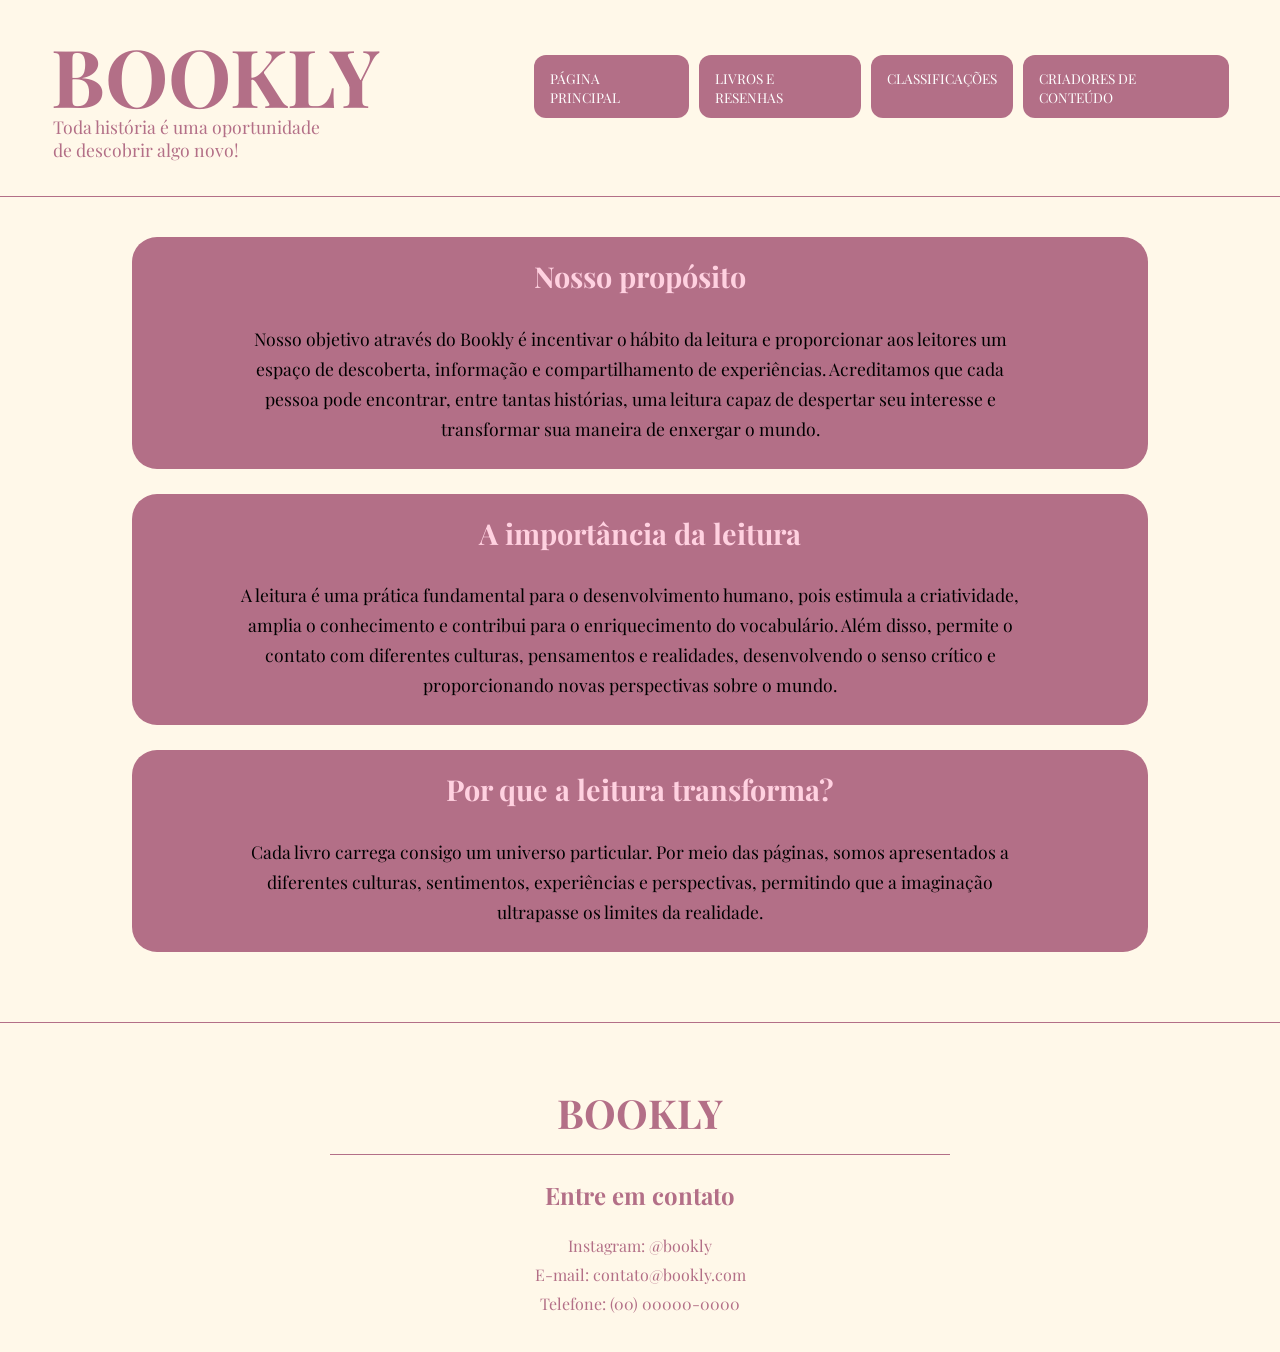
<file: index.html>
<DOCTYPE! html>
    <html lang="pt-br">

    <head>
        <meta charset="UTF-8">
        <title>Principal</title>
        <link rel="stylesheet" type="text/css" href="livros.css">
        <link rel="preconnect" href="https://fonts.googleapis.com">
        <link rel="preconnect" href="https://fonts.gstatic.com" crossorigin>
        <link href="https://fonts.googleapis.com/css2?family=Lora:ital,wght@0,400..700;1,400..700&family=Playfair+Display:ital,wght@0,400..900;1,400..900&display=swap" rel="stylesheet">

    </head>

    <body>
        <header id="inicio">
            <div class="logo">
            <h1>BOOKLY</h1>
            <p>Toda história é uma oportunidade de descobrir algo novo!</p>
            </div>
            <nav id="menu">
                <ol>
                    <li><a href="index.html">Página principal</a></li>
                    <li><a href="resenhas.html">Livros e resenhas</a></li>
                    <li><a href="classificoes.html">Classificações</a></li>
                    <li><a href="criadores.html">Criadores de conteúdo</a></li>
                </ol>
            </nav>
        </header>
        <article id="corpo">
        <div class="card">
           <h2> Nosso propósito </h2> 
           <p>Nosso objetivo através do Bookly é incentivar o hábito da leitura e proporcionar aos leitores um espaço de descoberta, informação
             e compartilhamento de experiências. Acreditamos que cada pessoa pode encontrar, entre tantas histórias,
             uma leitura capaz de despertar seu interesse e transformar sua maneira de enxergar o mundo.</p>
             </div>

             <div class="card">
            <h2>A importância da leitura</h2> 
                <p>A leitura é uma prática fundamental para o desenvolvimento humano, pois estimula a criatividade, 
                amplia o conhecimento e contribui para o enriquecimento do vocabulário. Além disso, permite o contato 
                com diferentes culturas, pensamentos e realidades, desenvolvendo o senso crítico e proporcionando novas
                 perspectivas sobre o mundo.</p>
                 </div>

                 <div class="card">
                <h2>Por que a leitura transforma? </h2>
                <p>Cada livro carrega consigo um universo particular. Por meio das páginas, somos apresentados a diferentes culturas,
                 sentimentos, experiências e perspectivas, permitindo que a imaginação ultrapasse os limites da realidade.</p>
                 </div>
    
        </article>
        <footer id="contato">
            <h2> BOOKLY</h2>
            <hr>
            
            <h3>Entre em contato</h3>
            <p>Instagram: @bookly</p>
            <p>E-mail: contato@bookly.com</p>
            <p>Telefone: (00) 00000-0000</p>
            
            

        </footer>
    </body>

    </html>
</file>
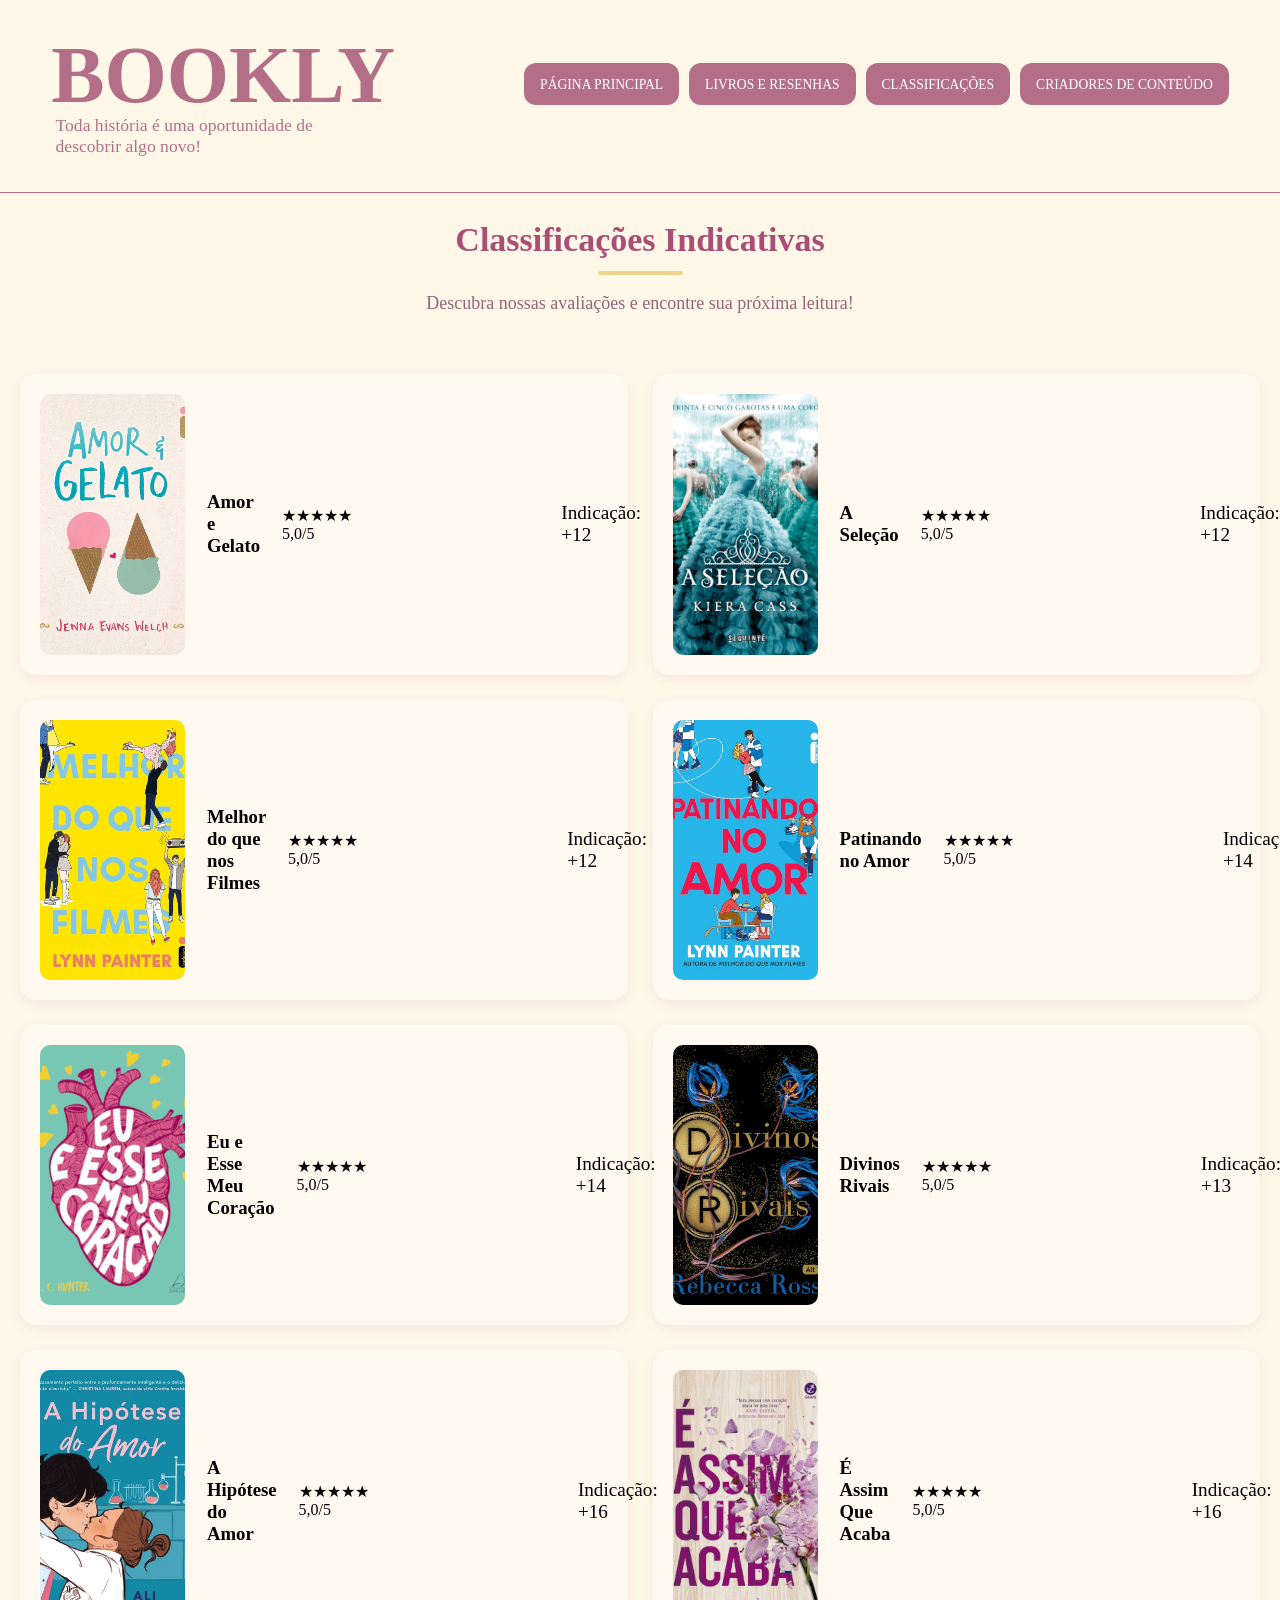
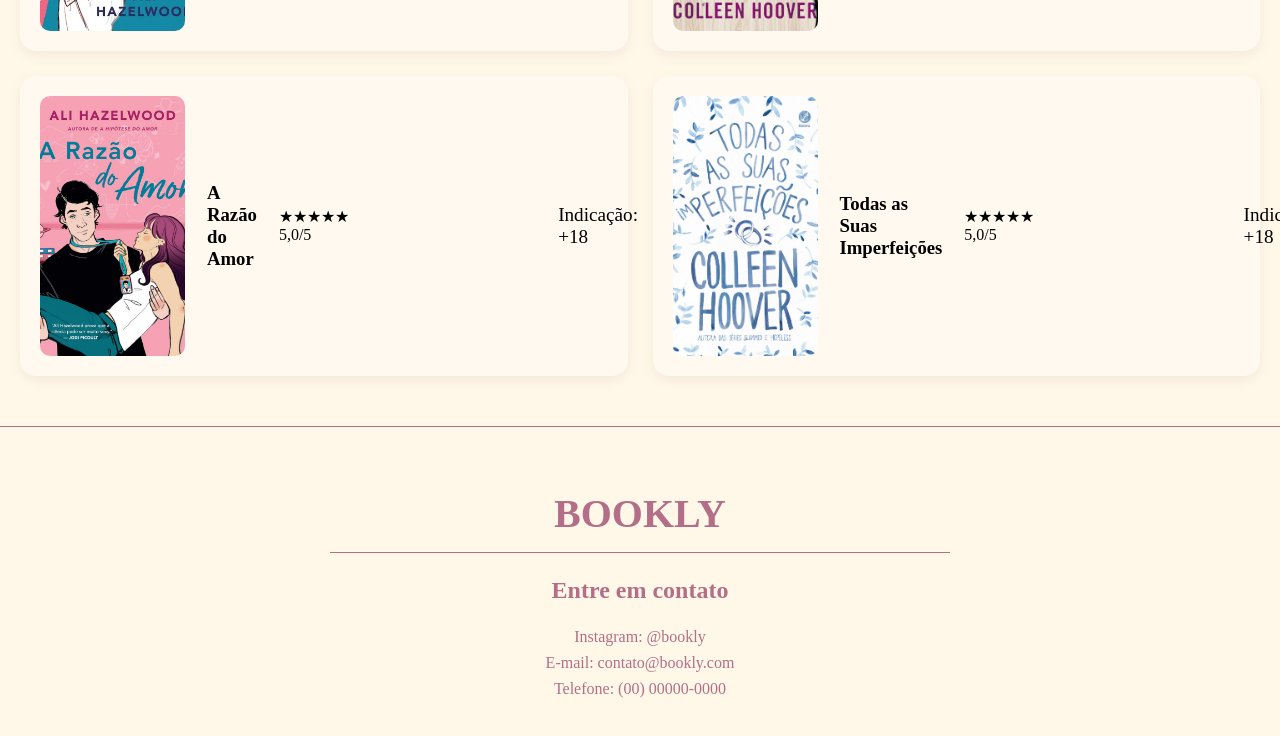
<file: classificoes.html>
<DOCTYPE! html>
    <html lang="pt-br">

    <head>
        <meta charset="UTF-8">
        <title>Livros e Resenhas</title>
        <link rel="stylesheet" type="text/css" href="livros.css">

    </head>

    <body>
        <header id="inicio">
            <div class="logo">
                <h1>BOOKLY</h1>
                <p>Toda história é uma oportunidade de descobrir algo novo!</p>
            </div>
            <nav id="menu">
                <ol>
                    <li><a href="index.html">Página principal</a></li>
                    <li><a href="resenhas.html">Livros e resenhas</a></li>
                    <li><a href="classificoes.html">Classificações</a></li>
                    <li><a href="criadores.html">Criadores de conteúdo</a></li>
                </ol>
            </nav>
        </header>


<article class="classificacoes">

    <h2>Classificações Indicativas</h2>
    <p class="subtitulo">
        Descubra nossas avaliações e encontre sua próxima leitura!
    </p>

    <div class="livros-container">

        <div class="card-livro">
            <div class="imagem-livro">
                <img src="imglivros/capaamoregelato.jpg"
                     alt="Capa de Amor e Gelato"
                     class="capa">
                <img src="imglivros/fanartamoreg.jpg"
                     alt="Personagens de Amor e Gelato"
                     class="fanart">
            </div>
            <h3>Amor e Gelato</h3>
            <div class="avaliacao">
                <span class="estrelas">★★★★★</span>
                <span class="nota">5,0/5</span>
            </div>
            <p>Indicação: +12 </p>
        </div>

        <div class="card-livro">
            <div class="imagem-livro">
                <img src="imglivros/capaaselecao.jpg" alt="Capa de A Seleção" class="capa">
                <img src="imglivros/fanartaselecao.jpg" alt="Personagens de A Seleção" class="fanart">
            </div>
            <h3>A Seleção</h3>
            <div class="avaliacao">
                <span class="estrelas">★★★★★</span>
                <span class="nota">5,0/5</span>
            </div>
            <p>Indicação: +12 </p>
        </div>

        <div class="card-livro">
            <div class="imagem-livro">
                <img src="imglivros/capamelhordoquenosfilmes.jpg" alt="Capa de Melhor do que nos Filmes" class="capa">
                <img src="imglivros/fanartmelhor.jpg" alt="Personagens de Melhor do que nos Filmes" class="fanart">
            </div>
            <h3>Melhor do que nos Filmes</h3>
            <div class="avaliacao">
                <span class="estrelas">★★★★★</span>
                <span class="nota">5,0/5</span>
            </div>
            <p>Indicação: +12 </p>
        </div>

        <div class="card-livro">
            <div class="imagem-livro">
                <img src="imglivros/capapatinandonoamor.jpg" alt="Capa de Patinando no Amor" class="capa">
                <img src="imglivros/fanartpatinando.jpg" alt="Personagens de Patinando no Amor" class="fanart">
            </div>
            <h3>Patinando no Amor</h3>
            <div class="avaliacao">
                <span class="estrelas">★★★★★</span>
                <span class="nota">5,0/5</span>
            </div>
            <p>Indicação: +14 </p>
        </div>

        <div class="card-livro">
            <div class="imagem-livro">
                <img src="imglivros/capaeueessemeucoracao.jpg" alt="Capa de Eu e Esse Meu Coração" class="capa">
                <img src="imglivros/fanartcoracao.jpg" alt="Personagens de Eu e Esse Meu Coração" class="fanart">
            </div>
            <h3>Eu e Esse Meu Coração</h3>
            <div class="avaliacao">
                <span class="estrelas">★★★★★</span>
                <span class="nota">5,0/5</span>
            </div>
            <p>Indicação: +14 </p>
        </div>

        <div class="card-livro">
            <div class="imagem-livro">
                <img src="imglivros/capadivinosrivais.jpg" alt="Capa de Divinos Rivais" class="capa">
                <img src="imglivros/fanartdivino.jpg" alt="Personagens de Divinos Rivais" class="fanart">
            </div>
            <h3>Divinos Rivais</h3>
            <div class="avaliacao">
                <span class="estrelas">★★★★★</span>
                <span class="nota">5,0/5</span>
            </div>
            <p>Indicação: +13 </p>
        </div>

        <div class="card-livro">
            <div class="imagem-livro">
                <img src="imglivros/capaahipotesedoamor.webp" alt="Capa de A Hipótese do Amor" class="capa">
                <img src="imglivros/fanarthipotese.jpg" alt="Personagens de A Hipótese do Amor" class="fanart">
            </div>
            <h3>A Hipótese do Amor</h3>
            <div class="avaliacao">
                <span class="estrelas">★★★★★</span>
                <span class="nota">5,0/5</span>
            </div>
            <p>Indicação: +16 </p>
        </div>

        <div class="card-livro">
            <div class="imagem-livro">
                <img src="imglivros/capaeassimqueacaba.jpg" alt="Capa de É Assim Que Acaba" class="capa">
                <img src="imglivros/fanartacaba.jpg" alt="Personagens de É Assim Que Acaba" class="fanart">
            </div>
            <h3>É Assim Que Acaba</h3>
            <div class="avaliacao">
                <span class="estrelas">★★★★★</span>
                <span class="nota">5,0/5</span>
            </div>
            <p>Indicação: +16 </p>
        </div>

        <div class="card-livro">
            <div class="imagem-livro">
                <img src="imglivros/capaarazaodoamor.jpg" alt="Capa de A Razão do Amor" class="capa">
                <img src="imglivros/fanartrazao.jpg" alt="Personagens de A Razão do Amor" class="fanart">
            </div>
            <h3>A Razão do Amor</h3>
            <div class="avaliacao">
                <span class="estrelas">★★★★★</span>
                <span class="nota">5,0/5</span>
            </div>
            <p>Indicação: +18 </p>
        </div>


        <div class="card-livro">
            <div class="imagem-livro">
                <img src="imglivros/capatodasassuasimperfeicoes.jpg" alt="Capa de Todas as Suas Imperfeições" class="capa">
                <img src="imglivros/fanartimperfeicoes.jpg" alt="Personagens de Todas as Suas Imperfeições" class="fanart">
            </div>
            <h3>Todas as Suas Imperfeições</h3>
            <div class="avaliacao">
                <span class="estrelas">★★★★★</span>
                <span class="nota">5,0/5</span>
            </div>
            <p>Indicação: +18 </p>
        </div>

    </div>
</article>



        <footer id="contato">
            <h2> BOOKLY</h2>
            <hr>

            <h3>Entre em contato</h3>
            <p>Instagram: @bookly</p>
            <p>E-mail: contato@bookly.com</p>
            <p>Telefone: (00) 00000-0000</p>



        </footer>
    </body>

    </html>
</file>
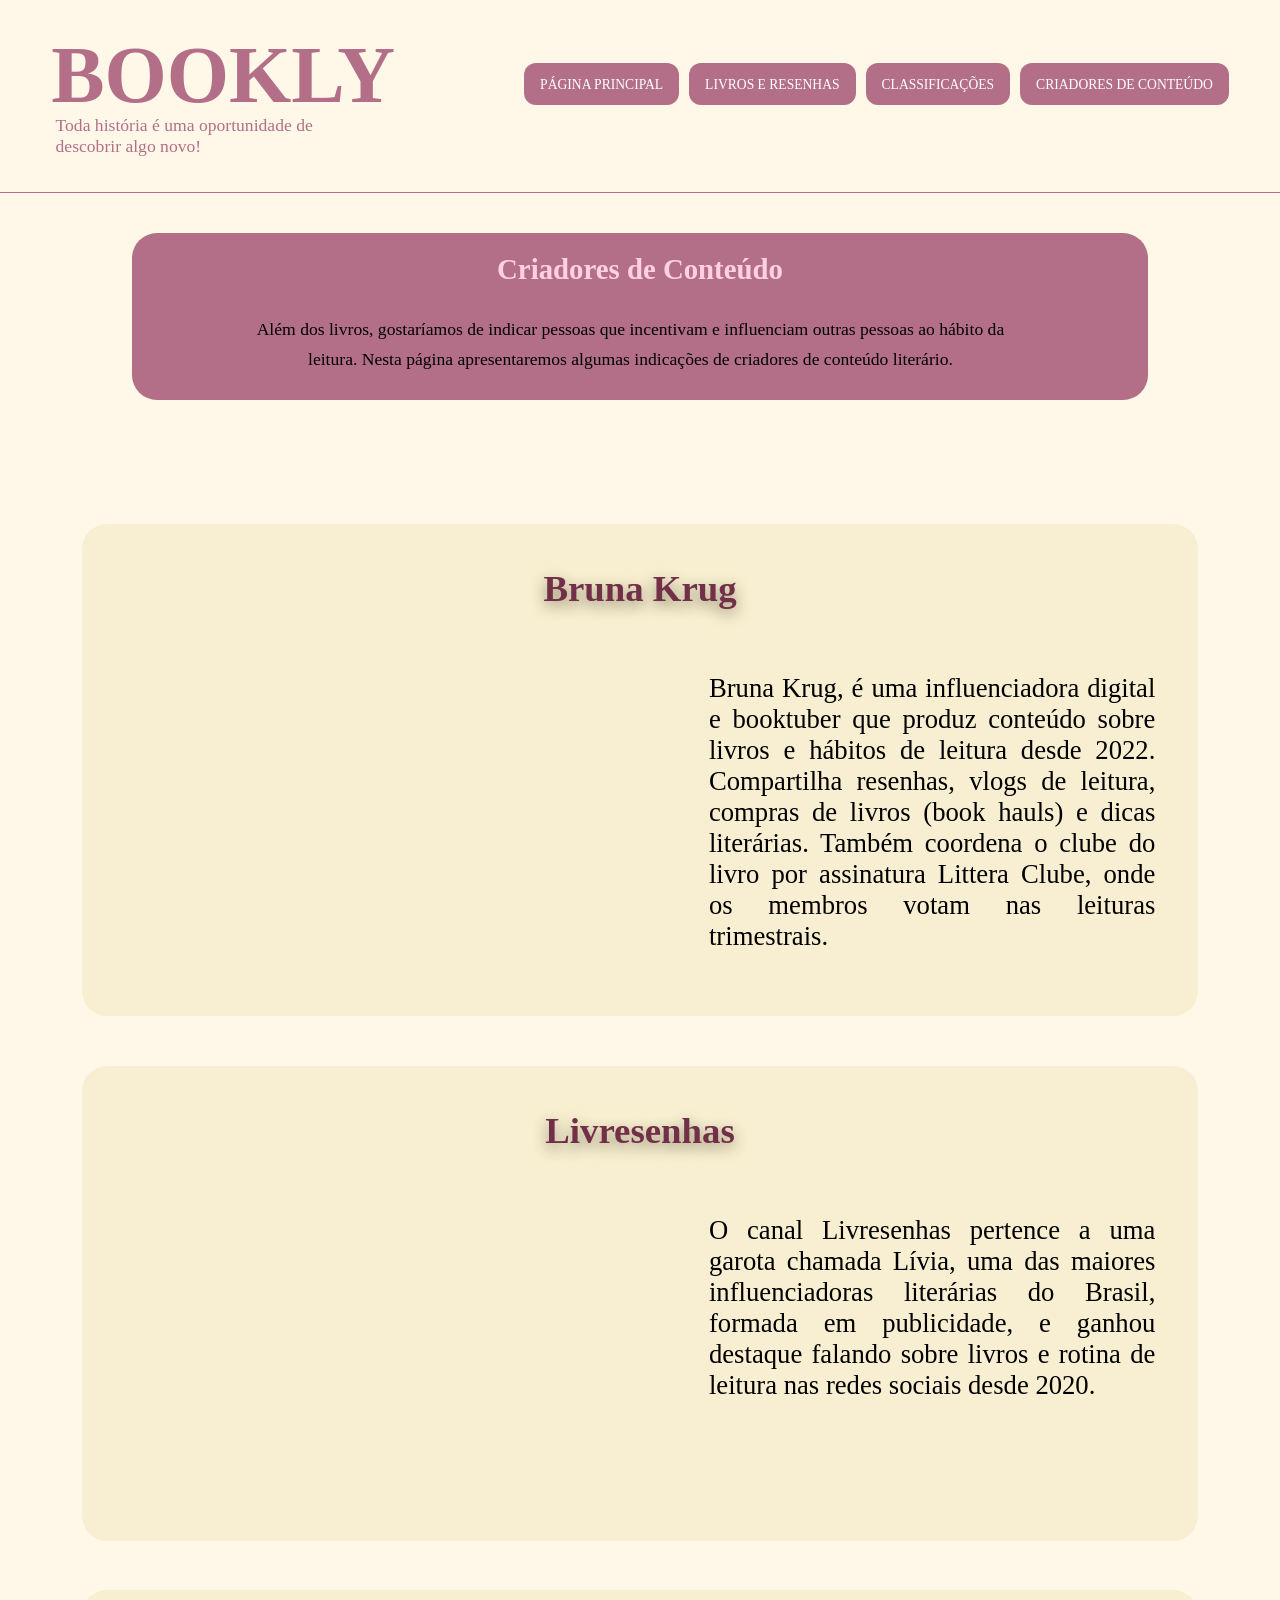
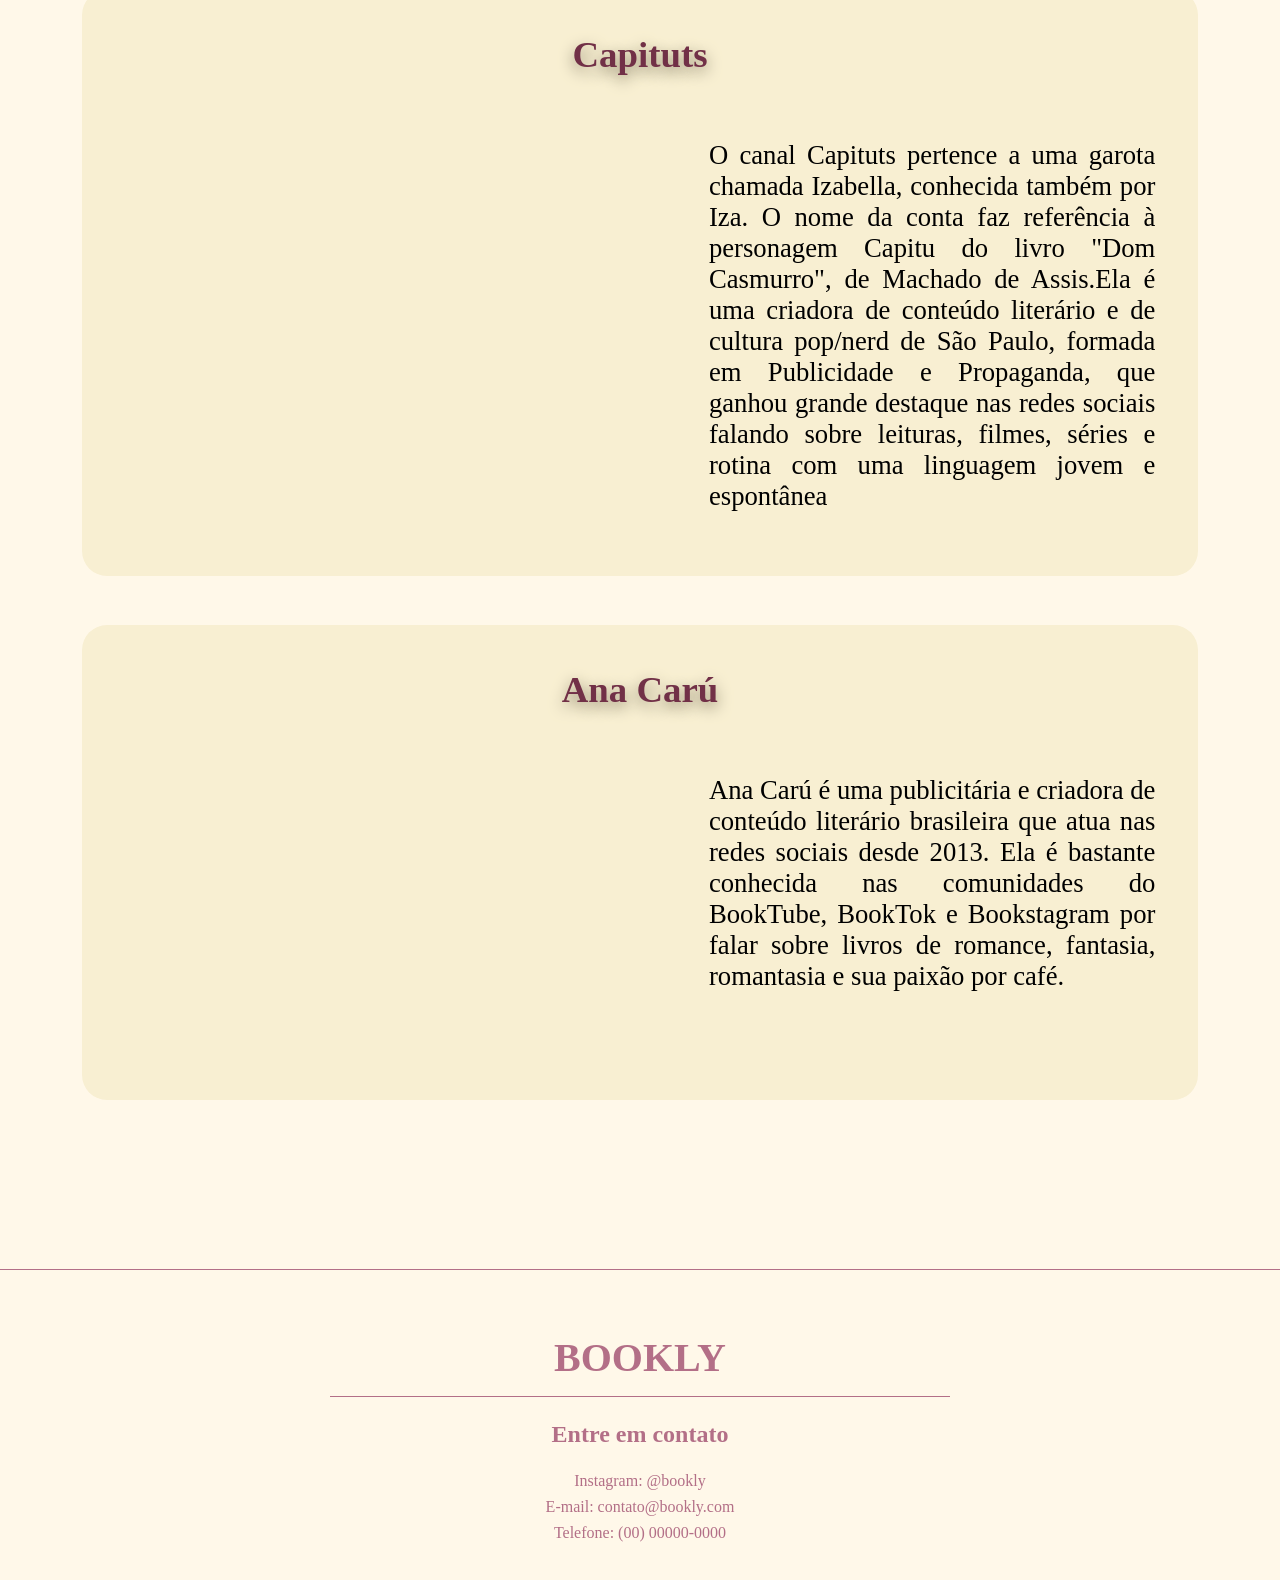
<file: criadores.html>
<DOCTYPE! html>
    <html lang="pt-br">

    <head>
        <meta charset="UTF-8">
        <title>Criadores de Conteúdo</title>
        <link rel="stylesheet" type="text/css" href="livros.css">

    </head>

    <body>
        <header id="inicio">
            <div class="logo">
                <h1>BOOKLY</h1>
                <p>Toda história é uma oportunidade de descobrir algo novo!</p>
            </div>
            <nav id="menu">
                <ol>
                    <li><a href="index.html">Página principal</a></li>
                    <li><a href="resenhas.html">Livros e resenhas</a></li>
                    <li><a href="classificoes.html">Classificações</a></li>
                    <li><a href="criadores.html">Criadores de conteúdo</a></li>
                </ol>
            </nav>
        </header>
        <article id="corpo">
            <div class="card">
                <h2>Criadores de Conteúdo</h2>
                <p>Além dos livros, gostaríamos de indicar pessoas que incentivam e influenciam outras pessoas ao hábito
                    da leitura. Nesta página apresentaremos algumas indicações de criadores de conteúdo literário.</p>
            </div>
            <div class="video">
                <div class="bruna">
                    <h3>Bruna Krug</h3>
                    <iframe width="560" height="315" src="https://www.youtube.com/embed/qMdhG2XME3Q?si=1p_ueCgC3onoL-8g"
                        title="YouTube video player" frameborder="0"
                        allow="accelerometer; autoplay; clipboard-write; encrypted-media; gyroscope; picture-in-picture; web-share"
                        referrerpolicy="strict-origin-when-cross-origin" allowfullscreen></iframe>
                    <p>Bruna Krug, é uma influenciadora digital e booktuber que produz conteúdo sobre livros e
                        hábitos de leitura desde 2022. Compartilha resenhas, vlogs de leitura, compras de livros
                        (book hauls) e dicas literárias. Também coordena o clube do livro por assinatura Littera
                        Clube, onde os membros votam nas leituras trimestrais. </p>
                </div>
                <div class="livre">
                    <h3>Livresenhas</h3>
                    <iframe width="560" height="315" src="https://www.youtube.com/embed/Hv6VyMB5ghM?si=ee0jiyRF1O4cLj9N"
                        title="YouTube video player" frameborder="0"
                        allow="accelerometer; autoplay; clipboard-write; encrypted-media; gyroscope; picture-in-picture; web-share"
                        referrerpolicy="strict-origin-when-cross-origin" allowfullscreen></iframe>
                    <p>O canal Livresenhas pertence a uma garota chamada Lívia, uma das maiores influenciadoras
                        literárias do Brasil, formada em
                        publicidade, e ganhou destaque falando sobre livros e rotina de leitura nas redes sociais desde
                        2020.</p>
                </div>
                <div class="capituts">
                    <h3>Capituts</h3>
                    <iframe width="560" height="315" src="https://www.youtube.com/embed/D5zjSkdm9Vs?si=-7BPtKTB9ZIh3US4"
                        title="YouTube video player" frameborder="0"
                        allow="accelerometer; autoplay; clipboard-write; encrypted-media; gyroscope; picture-in-picture; web-share"
                        referrerpolicy="strict-origin-when-cross-origin" allowfullscreen></iframe>
                    <p>O canal Capituts pertence a uma garota chamada Izabella, conhecida também por Iza. O nome da
                        conta faz referência à personagem Capitu do livro "Dom Casmurro", de Machado de Assis.Ela é uma
                        criadora de conteúdo literário e de cultura pop/nerd de São Paulo, formada em Publicidade e
                        Propaganda, que ganhou grande destaque nas redes sociais falando sobre leituras, filmes, séries
                        e rotina com uma linguagem jovem e espontânea</p>
                </div>
                <div class="anacaru">
                    <h3>Ana Carú</h3>
                    <iframe width="560" height="315" src="https://www.youtube.com/embed/b4gR19-ljN8?si=yi0bdJZokKUioY4d"
                        title="YouTube video player" frameborder="0"
                        allow="accelerometer; autoplay; clipboard-write; encrypted-media; gyroscope; picture-in-picture; web-share"
                        referrerpolicy="strict-origin-when-cross-origin" allowfullscreen></iframe>
                    <p> Ana Carú é uma publicitária e criadora de conteúdo literário brasileira que atua nas
                        redes sociais desde 2013. Ela é bastante conhecida nas comunidades do BookTube, BookTok e
                        Bookstagram por falar sobre livros de romance, fantasia, romantasia e sua paixão por café.</p>
                </div>
            </div>
        </article>
        <footer id="contato">
            <h2> BOOKLY</h2>
            <hr>

            <h3>Entre em contato</h3>
            <p>Instagram: @bookly</p>
            <p>E-mail: contato@bookly.com</p>
            <p>Telefone: (00) 00000-0000</p>



        </footer>
    </body>

    </html>
</file>
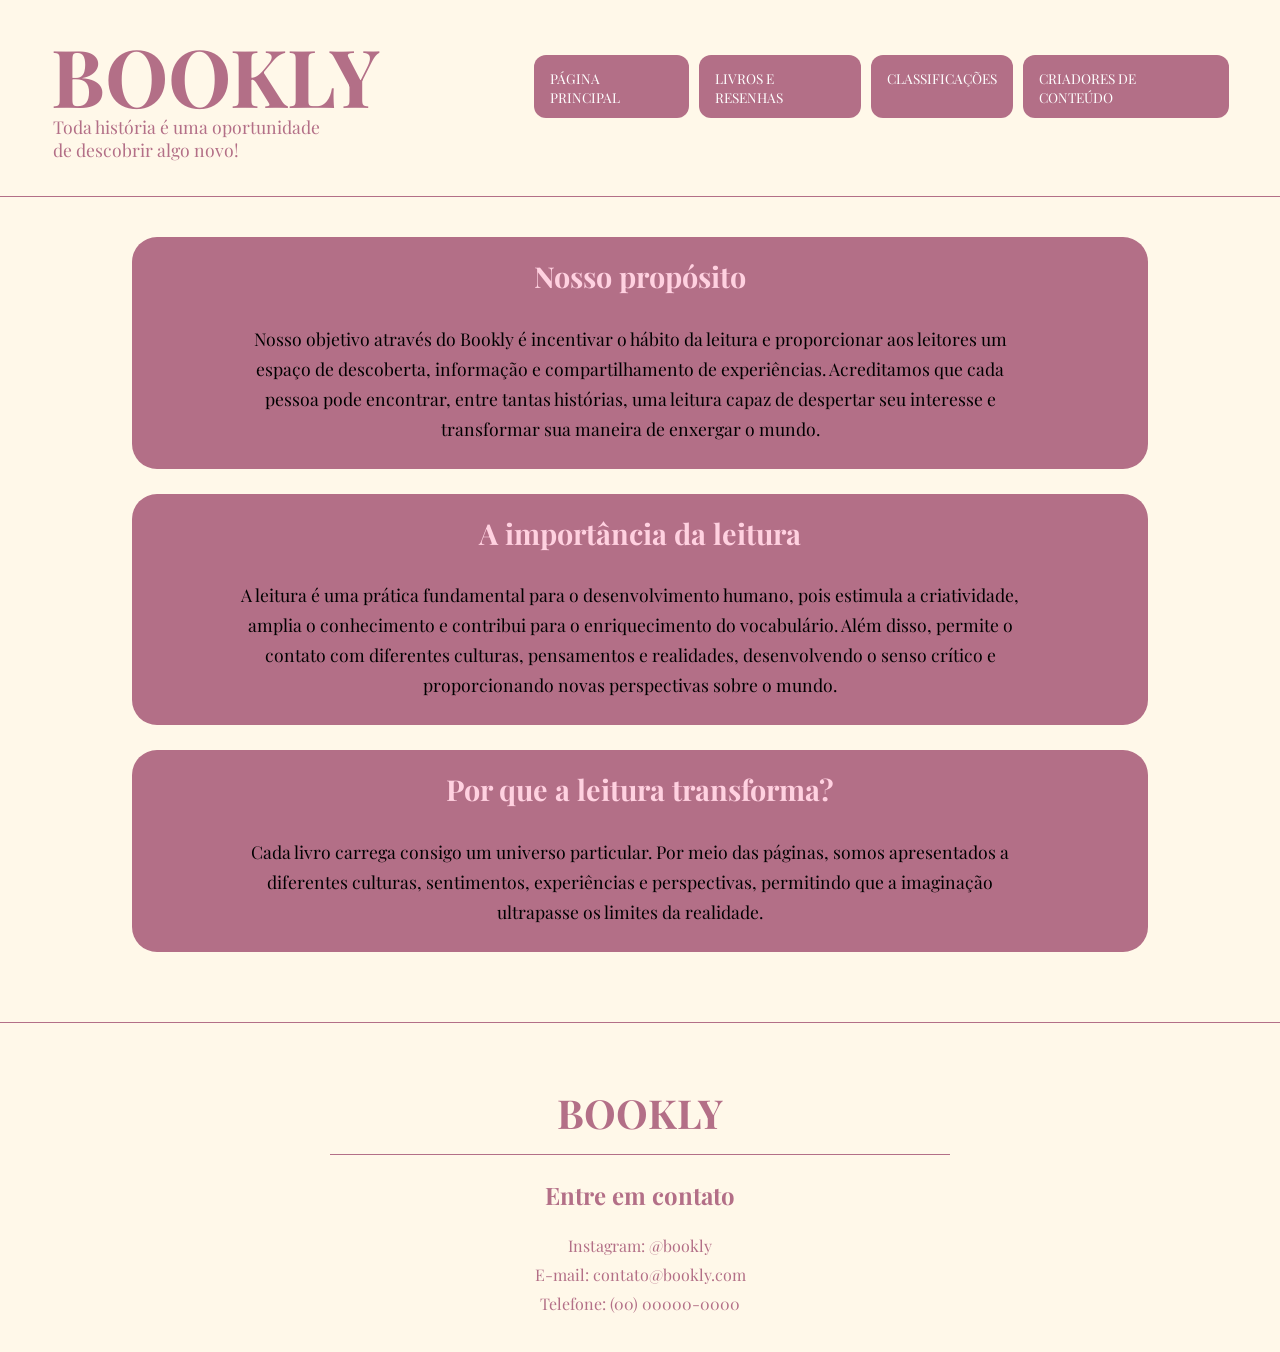
<file: principal.html>
<DOCTYPE! html>
    <html lang="pt-br">

    <head>
        <meta charset="UTF-8">
        <title>Principal</title>
        <link rel="stylesheet" type="text/css" href="livros.css">
        <link rel="preconnect" href="https://fonts.googleapis.com">
        <link rel="preconnect" href="https://fonts.gstatic.com" crossorigin>
        <link href="https://fonts.googleapis.com/css2?family=Lora:ital,wght@0,400..700;1,400..700&family=Playfair+Display:ital,wght@0,400..900;1,400..900&display=swap" rel="stylesheet">

    </head>

    <body>
        <header id="inicio">
            <div class="logo">
            <h1>BOOKLY</h1>
            <p>Toda história é uma oportunidade de descobrir algo novo!</p>
            </div>
            <nav id="menu">
                <ol>
                    <li><a href="principal.html">Página principal</a></li>
                    <li><a href="resenhas.html">Livros e resenhas</a></li>
                    <li><a href="classificoes.html">Classificações</a></li>
                    <li><a href="criadores.html">Criadores de conteúdo</a></li>
                </ol>
            </nav>
        </header>
        <article id="corpo">
        <div class="card">
           <h2> Nosso propósito </h2> 
           <p>Nosso objetivo através do Bookly é incentivar o hábito da leitura e proporcionar aos leitores um espaço de descoberta, informação
             e compartilhamento de experiências. Acreditamos que cada pessoa pode encontrar, entre tantas histórias,
             uma leitura capaz de despertar seu interesse e transformar sua maneira de enxergar o mundo.</p>
             </div>

             <div class="card">
            <h2>A importância da leitura</h2> 
                <p>A leitura é uma prática fundamental para o desenvolvimento humano, pois estimula a criatividade, 
                amplia o conhecimento e contribui para o enriquecimento do vocabulário. Além disso, permite o contato 
                com diferentes culturas, pensamentos e realidades, desenvolvendo o senso crítico e proporcionando novas
                 perspectivas sobre o mundo.</p>
                 </div>

                 <div class="card">
                <h2>Por que a leitura transforma? </h2>
                <p>Cada livro carrega consigo um universo particular. Por meio das páginas, somos apresentados a diferentes culturas,
                 sentimentos, experiências e perspectivas, permitindo que a imaginação ultrapasse os limites da realidade.</p>
                 </div>
    
        </article>
        <footer id="contato">
            <h2> BOOKLY</h2>
            <hr>
            
            <h3>Entre em contato</h3>
            <p>Instagram: @bookly</p>
            <p>E-mail: contato@bookly.com</p>
            <p>Telefone: (00) 00000-0000</p>
            
            

        </footer>
    </body>

    </html>
</file>
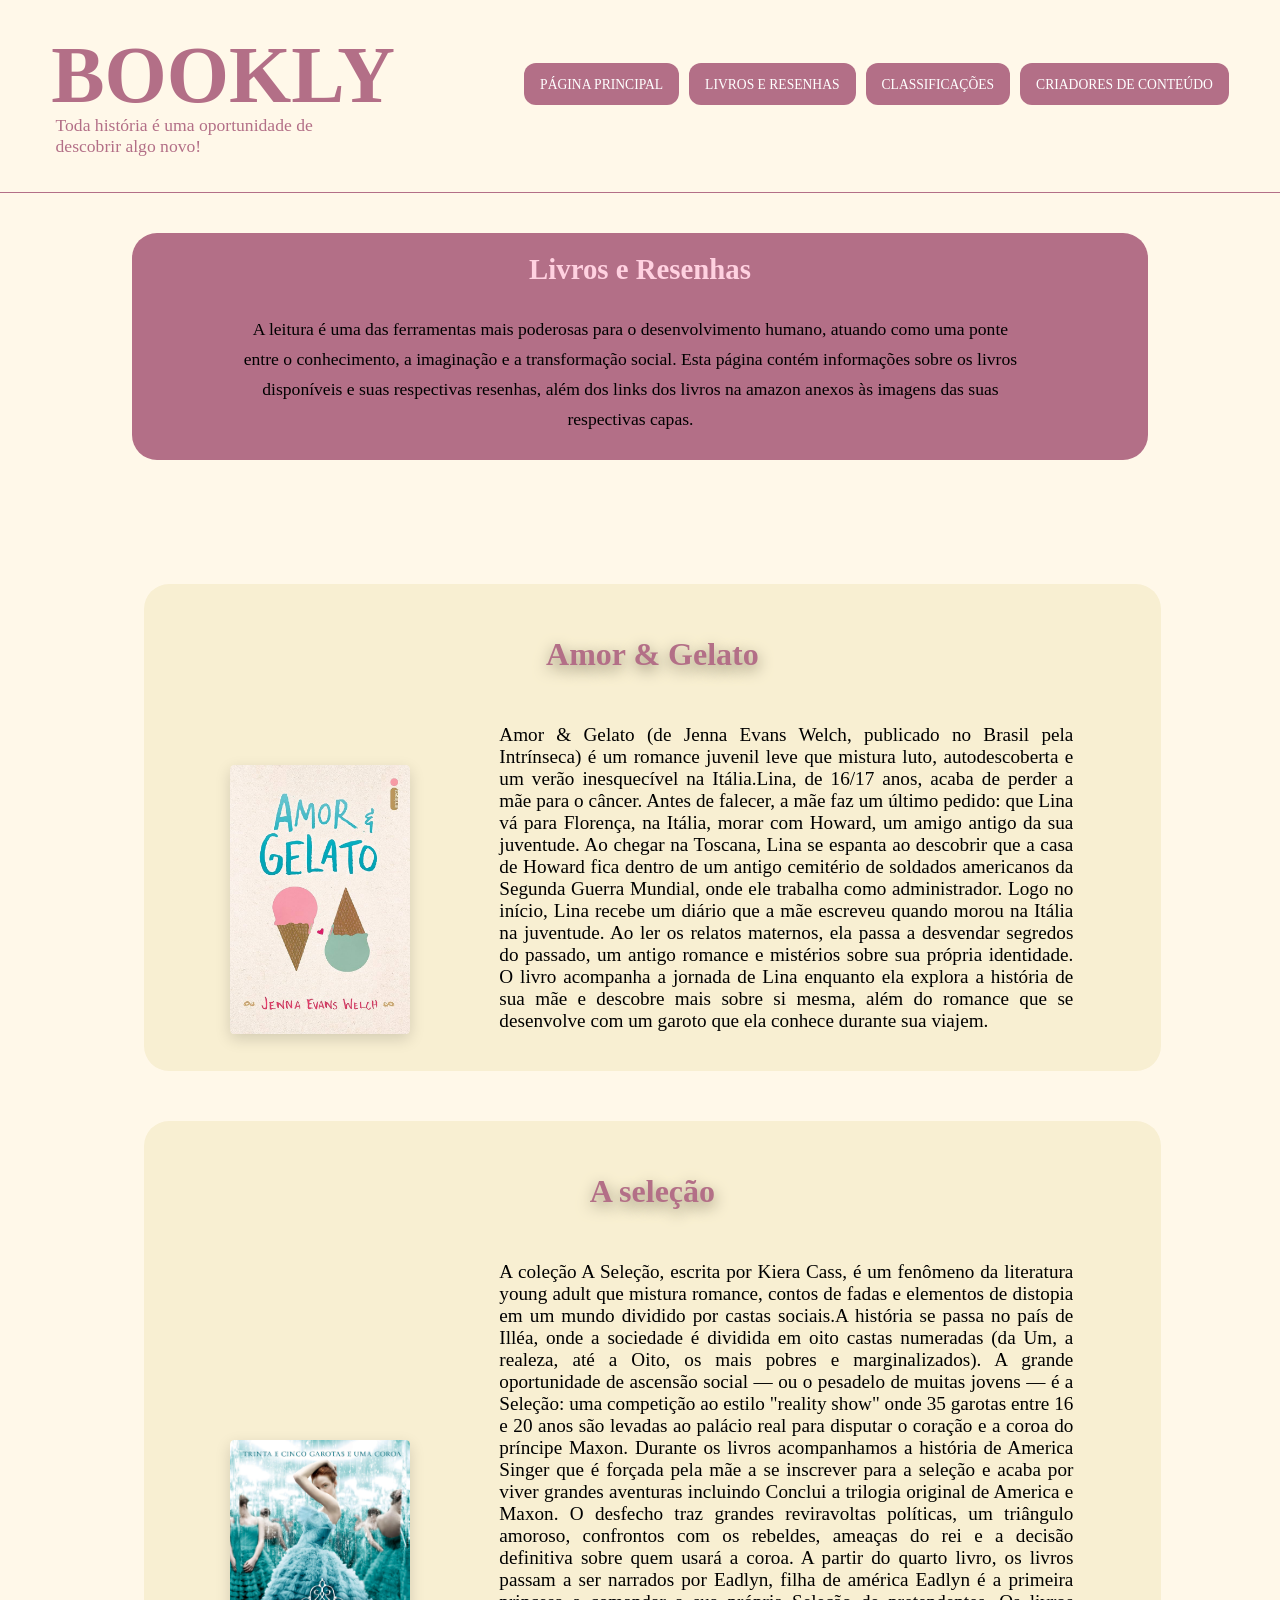
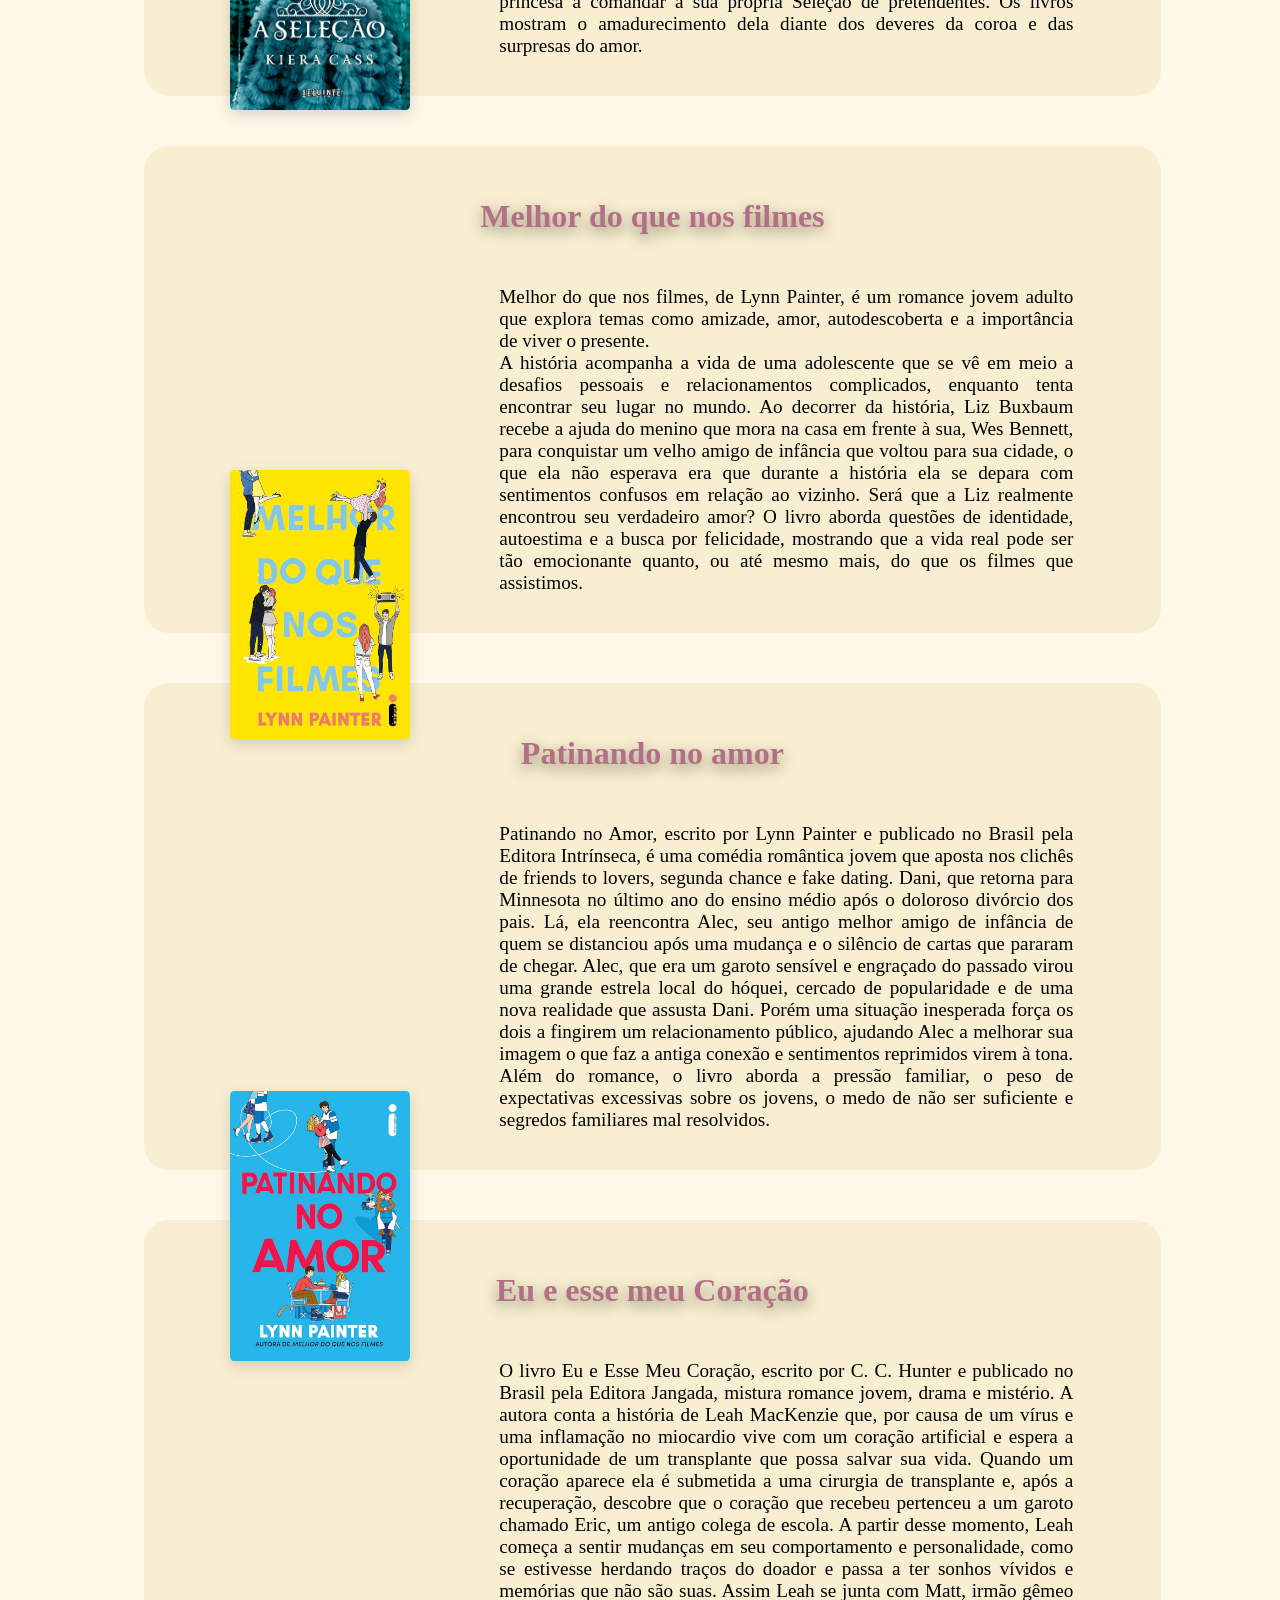
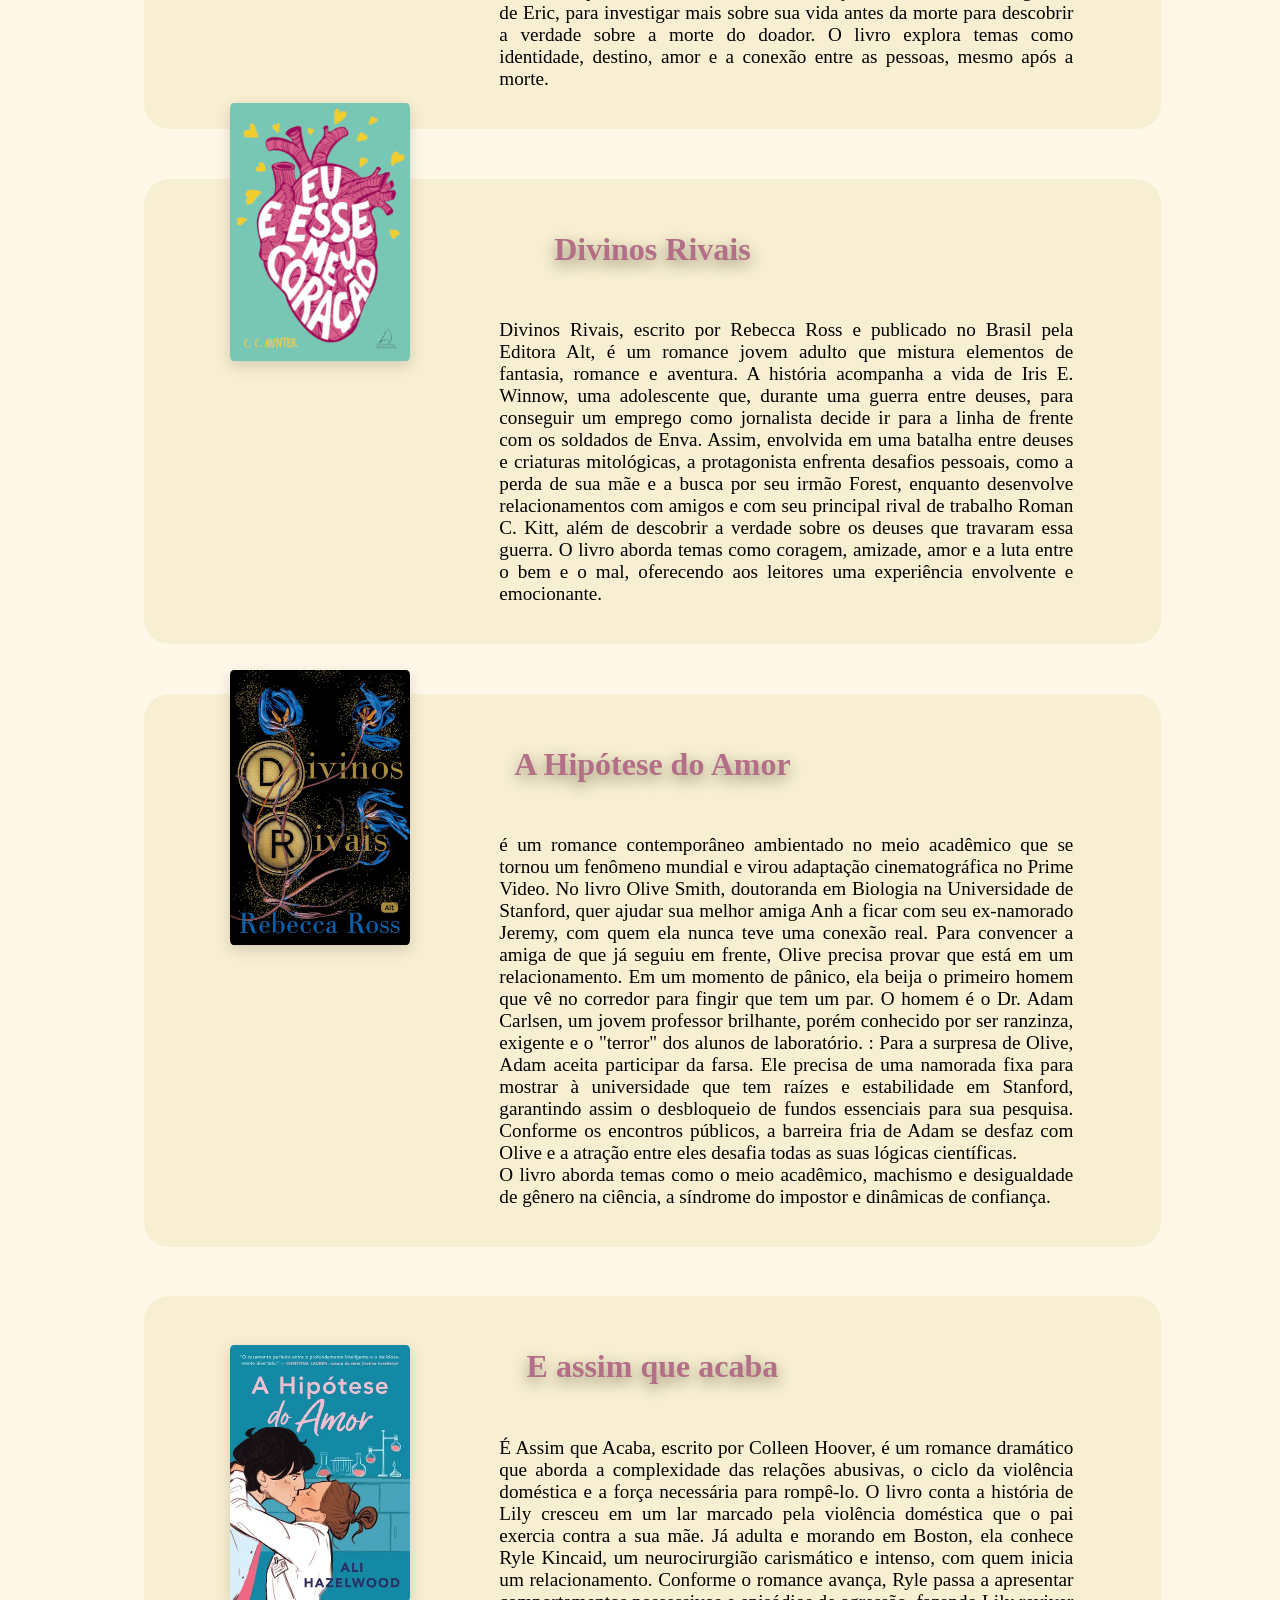
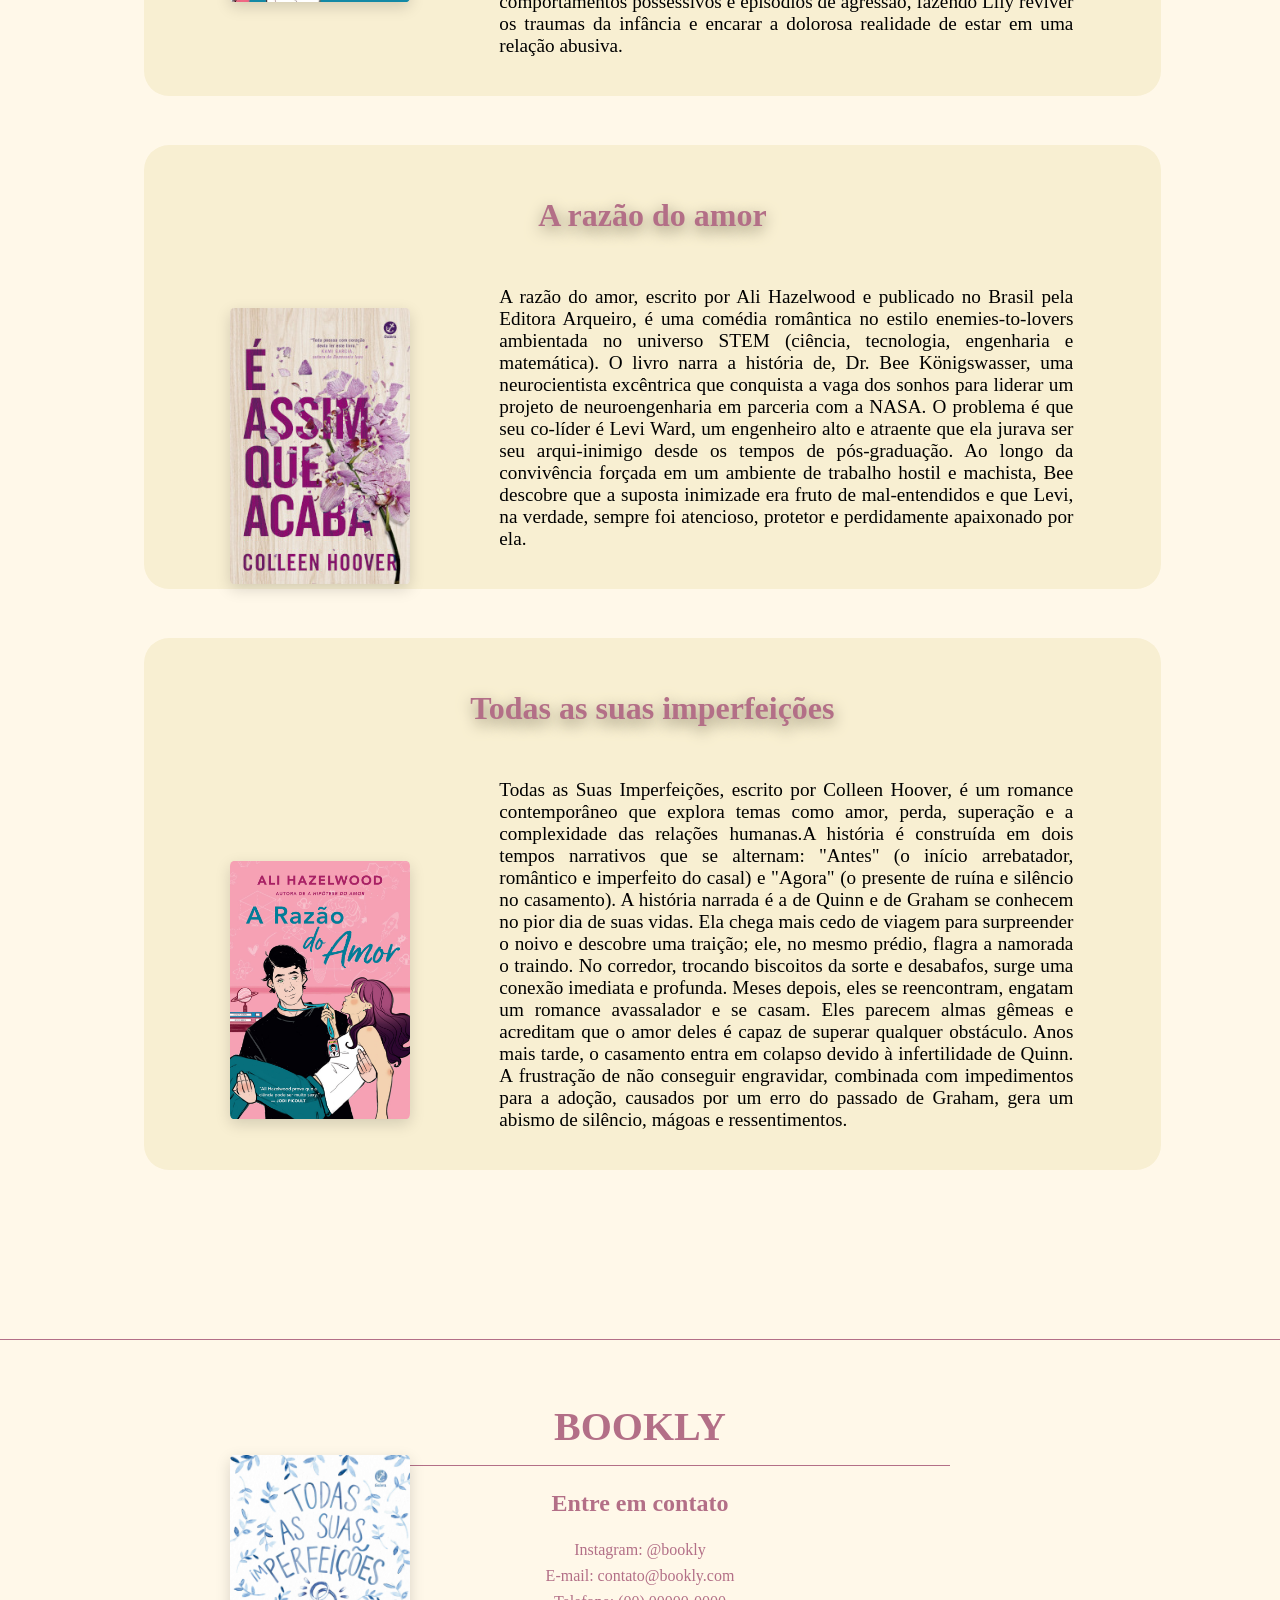
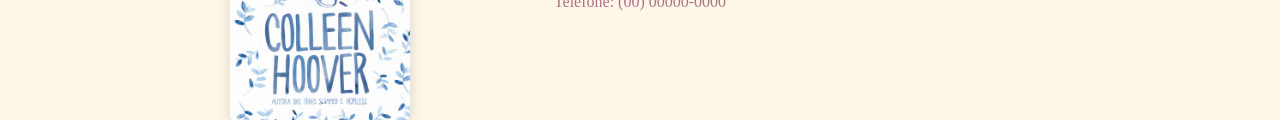
<file: resenhas.html>
<DOCTYPE! html>
    <html lang="pt-br">

    <head>
        <meta charset="UTF-8">
        <title>Livros e Resenhas</title>
        <link rel="stylesheet" type="text/css" href="livros.css">

    </head>

    <body>
        <header id="inicio">
            <div class="logo">
                <h1>BOOKLY</h1>
                <p>Toda história é uma oportunidade de descobrir algo novo!</p>
            </div>
            <nav id="menu">
                <ol>
                    <li><a href="index.html">Página principal</a></li>
                    <li><a href="resenhas.html">Livros e resenhas</a></li>
                    <li><a href="classificoes.html">Classificações</a></li>
                    <li><a href="criadores.html">Criadores de conteúdo</a></li>
                </ol>
            </nav>
        </header>
        <article id="corpo">
            <div class="card">
                <h2>Livros e Resenhas</h2>
                <p>A leitura é uma
                    das ferramentas mais poderosas para o desenvolvimento humano, atuando como uma ponte entre o
                    conhecimento, a imaginação e a transformação social. Esta página contém informações sobre os livros
                    disponíveis e suas respectivas resenhas, além dos links dos livros na amazon anexos às imagens das
                    suas respectivas capas. </p>
            </div>
            <div class="resenha">
                <div class="amoregelato">
                    <h3>Amor & Gelato</h3>
                    <figure>
                        <a href="https://www.amazon.com.br/Amor-Gelato-Jenna-Evans-Welch/dp/8551002341" target="_blank">
                            <img src="imglivros/capaamoregelato.jpg" alt="capa de amor e gelato">
                        </a>
                    </figure>
                    <p>Amor & Gelato (de Jenna Evans Welch, publicado no Brasil pela Intrínseca) é um romance juvenil
                        leve
                        que mistura luto, autodescoberta e um verão inesquecível na Itália.Lina, de 16/17 anos, acaba de
                        perder a mãe para o câncer. Antes de falecer, a mãe faz um último pedido: que Lina vá para
                        Florença,
                        na Itália, morar com Howard, um amigo antigo da sua juventude. Ao chegar na Toscana, Lina se
                        espanta
                        ao descobrir que a casa de Howard fica dentro de um antigo cemitério de soldados americanos da
                        Segunda Guerra Mundial, onde ele trabalha como administrador. Logo no início, Lina recebe um
                        diário
                        que a mãe escreveu quando morou na Itália na juventude. Ao ler os relatos maternos, ela passa a
                        desvendar segredos do passado, um antigo romance e mistérios sobre sua própria identidade. O
                        livro
                        acompanha a jornada de Lina enquanto ela explora a história de sua mãe e descobre mais sobre si
                        mesma, além do romance que se desenvolve com um garoto que ela conhece durante sua viajem.</p>
                </div>
                <div class="aselecao">
                    <h3>A seleção</h3>
                    <figure>
                        <a
                            href="https://www.amazon.com.br/sele%C3%A7%C3%A3o-Kiera-Cass/dp/8565765016/ref=asc_df_8565765016?mcid=d3163167625439f6adb3f8782800f734&tag=googleshopp00-20&linkCode=df0&hvadid=709884550300&hvpos=&hvnetw=g&hvrand=14156128553215413721&hvpone=&hvptwo=&hvqmt=&hvdev=c&hvdvcmdl=&hvlocint=&hvlocphy=1001695&hvtargid=pla-334233018645&psc=1&hvocijid=14156128553215413721-8565765016-&hvexpln=0&language=pt_BR" target="_blank">
                            <img src="imglivros/capaaselecao.jpg" alt="capa de a seleção">
                        </a>
                    </figure>
                    <p>A coleção A Seleção, escrita por Kiera Cass, é um fenômeno da literatura young adult que mistura
                        romance, contos de fadas e elementos de distopia em um mundo dividido por castas sociais.A
                        história
                        se passa no país de Illéa, onde a sociedade é dividida em oito castas numeradas (da Um, a
                        realeza,
                        até a Oito, os mais pobres e marginalizados). A grande oportunidade de ascensão social — ou o
                        pesadelo de muitas jovens — é a Seleção: uma competição ao estilo "reality show" onde 35 garotas
                        entre 16 e 20 anos são levadas ao palácio real para disputar o coração e a coroa do príncipe
                        Maxon.
                        Durante os livros acompanhamos a história de America Singer que é forçada pela mãe a se
                        inscrever
                        para a seleção e acaba por viver grandes aventuras incluindo Conclui a trilogia original de
                        America
                        e Maxon. O desfecho traz grandes reviravoltas políticas, um triângulo amoroso, confrontos com os
                        rebeldes, ameaças do rei e a decisão definitiva sobre quem usará a coroa. A partir do quarto
                        livro,
                        os livros passam a ser narrados por Eadlyn, filha de américa Eadlyn é a primeira princesa a
                        comandar
                        a sua própria Seleção de pretendentes. Os livros mostram o amadurecimento dela
                        diante dos deveres da coroa e das surpresas do amor.</p>
                </div>
                <div class="melhorfilmes" alt="capa de melhor do que nos filmes">
                    <h3>Melhor do que nos filmes</h3>
                    <figure>
                        <a
                            href="https://www.amazon.com.br/Melhor-do-que-nos-filmes/dp/6555607289/ref=asc_df_6555607289?mcid=c7b5c6c84fa1302487568376257669a6&tag=googleshopp00-20&linkCode=df0&hvadid=721147801917&hvpos=&hvnetw=g&hvrand=8074245620579845341&hvpone=&hvptwo=&hvqmt=&hvdev=c&hvdvcmdl=&hvlocint=&hvlocphy=1001695&hvtargid=pla-2377300952351&psc=1&gad_source=1" target="_blank">
                            <img src="imglivros/capamelhordoquenosfilmes.jpg" alt="capa de melhor do que nos filmes">
                        </a>
                    </figure>
                    <p>Melhor do que nos filmes, de Lynn Painter, é um romance jovem adulto que explora temas como
                        amizade,
                        amor, autodescoberta e a importância de viver o presente.<br> A história acompanha a vida de uma
                        adolescente que se vê em meio a desafios pessoais e relacionamentos complicados, enquanto
                        tenta
                        encontrar seu lugar no mundo. Ao decorrer da história, Liz Buxbaum recebe a ajuda do menino que
                        mora na casa em frente à sua, Wes Bennett, para conquistar um
                        velho amigo de infância que voltou para sua cidade, o que ela não esperava era que durante a
                        história ela se depara com
                        sentimentos confusos em relação ao vizinho. Será que a Liz realmente encontrou seu verdadeiro
                        amor? O livro aborda questões de identidade,
                        autoestima e a busca por
                        felicidade, mostrando que a vida real pode ser tão emocionante quanto, ou até mesmo mais,
                        do que os filmes que
                        assistimos.</p>
                </div>
                <div class="patinando">
                    <h3>Patinando no amor</h3>
                    <figure>
                        <a href="https://www.amazon.com.br/Patinando-no-amor-Lynn-Painter/dp/8551016423" target="_blank">
                            <img src="imglivros/capapatinandonoamor.jpg" alt="capa de patinando no amor">
                        </a>
                    </figure>
                    <p>Patinando no Amor, escrito por Lynn Painter e publicado no Brasil pela Editora Intrínseca, é uma
                        comédia romântica jovem que aposta nos clichês de friends to lovers, segunda chance e fake
                        dating. Dani, que retorna para Minnesota no último ano do ensino médio após o doloroso divórcio
                        dos pais. Lá, ela reencontra Alec, seu antigo melhor amigo de infância de quem se distanciou
                        após uma mudança e o silêncio de cartas que pararam de chegar. Alec, que era um garoto sensível
                        e engraçado do
                        passado virou uma grande estrela local do hóquei, cercado de
                        popularidade e de uma nova realidade que assusta Dani. Porém uma situação inesperada força os
                        dois a
                        fingirem um relacionamento público, ajudando Alec a melhorar sua imagem o que faz a antiga
                        conexão e sentimentos reprimidos virem à tona.<br> Além do romance, o livro aborda a pressão
                        familiar, o peso de expectativas excessivas sobre os jovens, o medo de não ser suficiente e
                        segredos familiares mal resolvidos.
                    </p>
                </div>
                <div class="essemeucoracao">
                    <h3>Eu e esse meu Coração</h3>
                    <figure>
                        <a
                            href="https://www.amazon.com.br/Eu-esse-meu-cora%C3%A7%C3%A3o-Hunter/dp/8555391210/ref=sr_1_1?adgrpid=132196070051&dib=eyJ2IjoiMSJ9.[base64].HQcTco7SwSwSxyokeuGVchJdqlRQPkOpmfNMabHsgRc&dib_tag=se&hvadid=595919776922&hvdev=c&hvexpln=0&hvlocphy=1001695&hvnetw=g&hvocijid=5876080355198353882--&hvqmt=e&hvrand=5876080355198353882&hvtargid=kwd-576566759492&hydadcr=12576_13418920&keywords=e+esse+meu+cora%C3%A7%C3%A3o&mcid=c2305968cfd536aeb3e8901a39eff281&qid=1794800131&sr=8-1" target="_blank">
                            <img src="imglivros/capaeueessemeucoracao.jpg" alt="capa de eu e esse meu coração">
                        </a>
                    </figure>
                    <p>O livro Eu e Esse Meu Coração, escrito por C. C. Hunter e publicado no
                        Brasil pela Editora Jangada, mistura romance jovem, drama e mistério. A autora conta a
                        história de Leah MacKenzie que, por causa de um vírus e uma inflamação no miocardio vive com
                        um coração artificial e espera a oportunidade de um transplante que possa salvar sua vida.
                        Quando um coração aparece ela é submetida a uma cirurgia de transplante e, após a
                        recuperação, descobre que o coração que recebeu pertenceu a um garoto chamado Eric, um
                        antigo colega de escola. A partir
                        desse momento, Leah começa a sentir mudanças em seu comportamento e personalidade, como se
                        estivesse herdando traços do doador e passa a ter sonhos vívidos e memórias que
                        não são suas. Assim Leah se junta com Matt, irmão gêmeo de Eric, para investigar mais sobre
                        sua vida antes da morte para descobrir a verdade sobre a morte do doador. O livro
                        explora temas como identidade, destino, amor e a conexão entre as pessoas, mesmo após a
                        morte.
                    </p>
                </div>
                <div class="dr">
                    <h3>Divinos Rivais</h3>
                    <figure>
                        <a
                            href="https://www.amazon.com.br/Divinos-rivais-Sucesso-TikTok-Rebecca/dp/6585348168/ref=asc_df_6585348168?mcid=87e3c31483ba3d2da59ea0902b6c219a&tag=googleshopp00-20&linkCode=df0&hvadid=709857900372&hvpos=&hvnetw=g&hvrand=11845268716045228689&hvpone=&hvptwo=&hvqmt=&hvdev=c&hvdvcmdl=&hvlocint=&hvlocphy=1001695&hvtargid=pla-2246697245165&psc=1&hvocijid=11845268716045228689-6585348168-&hvexpln=0&language=pt_BR" target="_blank">
                            <img src="imglivros/capadivinosrivais.jpg" alt="capa de divinos rivais">
                        </a>
                    </figure>
                    <p>Divinos Rivais, escrito por Rebecca Ross e publicado no Brasil pela Editora Alt, é um romance
                        jovem adulto que mistura elementos de fantasia, romance e aventura. A história acompanha a
                        vida de Iris E. Winnow, uma adolescente que, durante uma guerra entre deuses, para conseguir
                        um emprego como jornalista decide ir para a linha de frente com os soldados de Enva.
                        Assim, envolvida em uma batalha entre deuses e criaturas mitológicas, a
                        protagonista enfrenta desafios pessoais, como a perda de sua mãe e a busca por seu irmão
                        Forest, enquanto desenvolve relacionamentos com amigos e com seu principal rival de trabalho
                        Roman C. Kitt, além de descobrir a verdade sobre os deuses que travaram essa guerra. O
                        livro aborda temas como coragem, amizade, amor e a luta entre o bem e o mal, oferecendo aos
                        leitores uma experiência envolvente e emocionante.</p>
                </div>
                <div class="ahipotesedoamor">
                    <h3>A Hipótese do Amor</h3>
                    <figure>
                        <a href="https://www.amazon.com.br/hip%C3%B3tese-amor-Sucesso-TikTok/dp/6555653302" target="_blank">
                            <img src="imglivros/capaahipotesedoamor.webp" alt="capa de a hipótese do amor">
                        </a>
                    </figure>
                    <p>é um romance contemporâneo ambientado no meio acadêmico que se tornou um fenômeno mundial e
                        virou adaptação cinematográfica no Prime Video. No livro Olive Smith, doutoranda em Biologia
                        na
                        Universidade de Stanford, quer ajudar sua melhor amiga Anh a ficar com seu ex-namorado
                        Jeremy, com quem ela nunca teve uma conexão real. Para convencer a amiga de que já seguiu
                        em frente, Olive precisa provar que está em um relacionamento. Em um momento de pânico, ela
                        beija o primeiro homem que vê no corredor para fingir que tem um par. O homem é o Dr. Adam
                        Carlsen, um jovem professor brilhante, porém conhecido por ser ranzinza, exigente e o
                        "terror" dos alunos de laboratório. : Para a surpresa de Olive, Adam aceita participar da
                        farsa. Ele precisa de uma namorada fixa para mostrar à universidade que tem raízes e
                        estabilidade em Stanford, garantindo assim o desbloqueio de fundos essenciais para sua
                        pesquisa. Conforme os encontros públicos, a barreira fria de Adam se desfaz com Olive e a
                        atração entre eles
                        desafia todas as suas lógicas científicas.<br> O livro aborda temas como o meio acadêmico,
                        machismo e desigualdade de gênero na ciência, a síndrome do impostor e dinâmicas de
                        confiança.
                    </p>
                </div>
                <div class="eassimqueacaba">
                    <h3>E assim que acaba</h3>
                    <figure>
                        <a
                            href="https://www.amazon.com.br/Assim-que-Acaba-Colleen-Hoover/dp/8501112518/ref=asc_df_8501112518?mcid=83bf79e5959532e1aad55107bfbed021&tag=googleshopp00-20&linkCode=df0&hvadid=709883381698&hvpos=&hvnetw=g&hvrand=8336456182659775460&hvpone=&hvptwo=&hvqmt=&hvdev=c&hvdvcmdl=&hvlocint=&hvlocphy=1001695&hvtargid=pla-810156783974&psc=1&hvocijid=8336456182659775460-8501112518-&hvexpln=0&language=pt_BR" target="_blank">
                            <img src="imglivros/capaeassimqueacaba.jpg" alt="capa de é assim que acaba">
                        </a>
                    </figure>
                    <p>É Assim que Acaba, escrito por Colleen Hoover, é um romance dramático que
                        aborda a complexidade das relações abusivas, o ciclo da violência doméstica e a força
                        necessária para rompê-lo. O livro conta a história de Lily cresceu em um lar marcado pela
                        violência doméstica que o pai
                        exercia contra a sua mãe. Já adulta e morando em Boston, ela conhece Ryle Kincaid, um
                        neurocirurgião carismático e intenso, com quem inicia um relacionamento. Conforme o romance
                        avança, Ryle passa a apresentar comportamentos possessivos e episódios de agressão, fazendo
                        Lily reviver os traumas da infância e encarar a dolorosa realidade de estar em uma relação
                        abusiva.</p>
                </div>
                <div class="arazaodoamor">
                    <h3>A razão do amor</h3>
                    <figure>
                        <a href="https://www.amazon.com.br/raz%C3%A3o-amor-Sucesso-TikTok/dp/655565399X" target="_blank">
                            <img src="imglivros/capaarazaodoamor.jpg" alt="capa de a razão do amor">
                        </a>
                    </figure>
                    <p>A razão do amor, escrito por Ali Hazelwood e publicado
                        no Brasil pela Editora Arqueiro, é uma comédia romântica no estilo enemies-to-lovers
                        ambientada no universo STEM (ciência, tecnologia, engenharia e matemática). O livro narra a
                        história de, Dr. Bee
                        Königswasser, uma neurocientista excêntrica que conquista a vaga dos sonhos para liderar um
                        projeto de neuroengenharia em parceria com a NASA. O problema é que seu co-líder é Levi
                        Ward,
                        um engenheiro alto e atraente que ela jurava ser seu arqui-inimigo desde os tempos de
                        pós-graduação. Ao longo da convivência forçada em um ambiente de trabalho hostil e machista,
                        Bee descobre que a suposta inimizade era fruto de mal-entendidos e que Levi, na verdade,
                        sempre foi atencioso, protetor e perdidamente apaixonado por ela.</p>
                </div>
                <div class="todasassuasimperfeicoes">
                    <h3>Todas as suas imperfeições</h3>
                    <figure>
                        <a
                            href="https://www.amazon.com.br/Todas-as-suas-im-perfei%C3%A7%C3%B5es/dp/8501117684/ref=asc_df_8501117684?mcid=f1bd7198676d34e0bb1295c6e7adde8b&tag=googleshopp00-20&linkCode=df0&hvadid=721147801917&hvpos=&hvnetw=g&hvrand=17552676347176644926&hvpone=&hvptwo=&hvqmt=&hvdev=c&hvdvcmdl=&hvlocint=&hvlocphy=1001695&hvtargid=pla-2377300952351&psc=1&gad_source=1" target="_blank">
                            <img src="imglivros/capatodasassuasimperfeicoes.jpg"
                                alt="capa de todas as suas imperfeições">
                        </a>
                    </figure>
                    <p>Todas as Suas Imperfeições, escrito por Colleen Hoover, é um romance contemporâneo que
                        explora
                        temas como amor, perda, superação e a complexidade das relações humanas.A história é
                        construída em dois tempos narrativos que se alternam: "Antes" (o início arrebatador,
                        romântico e imperfeito do casal) e "Agora" (o presente de ruína e silêncio no casamento).
                        A história narrada é a de Quinn e de Graham se conhecem no pior dia de suas vidas. Ela chega
                        mais cedo de viagem para surpreender o noivo e descobre uma traição; ele, no mesmo prédio,
                        flagra a namorada o traindo. No corredor, trocando biscoitos da sorte e desabafos, surge uma
                        conexão imediata e profunda. Meses depois, eles se reencontram, engatam um romance
                        avassalador e se casam. Eles parecem almas gêmeas e acreditam que o amor deles é capaz de
                        superar qualquer obstáculo. Anos mais tarde, o casamento entra em colapso devido à
                        infertilidade de Quinn. A frustração de não conseguir engravidar, combinada com impedimentos
                        para a adoção, causados por um erro do passado de Graham, gera um abismo de silêncio,
                        mágoas e ressentimentos.

                    </p>
                </div>
            </div>
        </article>
        <footer id="contato">
            <h2> BOOKLY</h2>
            <hr>

            <h3>Entre em contato</h3>
            <p>Instagram: @bookly</p>
            <p>E-mail: contato@bookly.com</p>
            <p>Telefone: (00) 00000-0000</p>



        </footer>
    </body>

    </html>
</file>
<file: livros.css>
@charset "UTF-8";

/* CONFIGURAÇÕES GERAIS: PRINCIPAL */
body {
    background-color: #FFF8E9;
    font-family: 'Playfair Display', serif;
    margin: 0;
}

/* CABEÇALHO */
header#inicio {
    display: flex;
    justify-content: space-between;
    align-items: center;
    padding: 35px 4%;
    border-bottom: solid 1px #B36F87;
}

/* LOGOTIPO */
.logo {
    margin: 0;
    padding: 0;
    text-align: left;
}

.logo h1 {
    font-size: 500%;
    font-family: 'Playfair Display', serif;
    color: #B36F87;
    margin: 0;
    padding: 0;
    line-height: 1;
}

/* FRASE ABAIXO DO LOGOTIPO */
.logo p {
    font-size: 110%;
    color: #B36F87;
    margin: 0;
    padding-left: 26px;
    text-align: left;

}

/* MENU */
nav#menu ol {
    list-style: none;
    display: flex;
    gap: 10px;
    margin: 0;
    padding: 0;
}

/* BOTÕES DO MENU */
nav#menu li {
    background-color: #B36F87;
    border-radius: 12px;
    padding: 12px 16px;
    transition: 0.3s;
}

/* ESCRITA DO MENU */
nav#menu a {
    text-decoration: none;
    color: white;
    text-transform: uppercase;
    font-size: 85%;
}

/* EFEITO HOVER */
nav#menu li:hover {
    background-color: #E8A9BC;
    transform: scale(1.05);
}

nav#menu li:hover a {
    color: #713047;
}

nav#menu {
    transform: translateY(-12px);
}

/* CORPO PRINCIPAL */
article#corpo {
    display: flex;
    flex-direction: column;
    align-items: center;
    gap: 25px;
    padding: 40px 20px;
}

/* CARTÕES */
.card {
    background-color: #B36F87;
    width: 82%;
    padding: 20px 30px;
    border-radius: 25px;
    text-align: center;
    transition: 0.4s;
    box-sizing: border-box;
}

/* TÍTULOS DOS CARTÕES */
.card h2 {
    color: #FFD1E0;
    font-size: 180%;
    margin-top: 0;
}

/* TEXTOS DOS CARTÕES */
.card p {
    color: #000000;
    font-size: 110%;
    line-height: 1.7;
    text-align: center;
    width: 90%;
    margin: 5px 0;
    padding-left:8%;
    box-sizing: border-box;
}

/* EFEITO HOVER */
.card:hover {
    transform: scale(1.03);
    box-shadow: 0 5px 15px rgba(0, 0, 0, 0.15);
}

/* RODAPÉ */
footer#contato {
    text-align: center;
    padding: 30px 20px;
    color: #B36F87;
    border-top: 1px solid #B36F87;
    margin-top: 30px;
}

/* NOME BOOKLY */
footer#contato h2 {
    font-size: 250%;
    color: #B36F87;
    margin-bottom: 10px;
}

/* LINHA DIVISÓRIA */
footer#contato hr {
    width: 50%;
    border: none;
    border-top: 1px solid #B36F87;
    margin: 15px auto;
}

/* TÍTULO CONTATO */
footer#contato h3 {
    color: #B36F87;
    font-size: 150%;
}

/* INFORMAÇÕES DE CONTATO */
footer#contato p {
    color: #B36F87;
    margin: 8px;
    font-size: 100%;
}



/*RESENHAS*/
div.resenha h3 {
    font-size: 200%;
    text-align: center;
    color: #B36F87;
    text-shadow: 0 5px 15px #898168;
}

div {
    padding-top: 4%;
    padding-bottom: 4%;
}

div p,
div img {
    display: inline-block;
    vertical-align: top;
    width: 60%;
    font-size: 120%;
    position: relative;
    text-align: justify;
}

div img {
    position: absolute;
    width: 14%;
    left: 18%;
    border-radius: 2%;
    transition: 1s;
    box-shadow: 0 5px 15px rgba(0, 0, 0, 0.15);
}
div img:hover{
    transform: scale(1.03);
    box-shadow: 0 5px 20px rgba(0, 0, 0, 0.15);
}
div p {
    right: 5%;
    width: 60%;
    font-size: 120%;
    padding-left: 38%;
}

/*AMOR E GELATO*/
div.amoregelato img {
    top: 85%
}
div.amoregelato{
    background-color: #f8efd2;
    width: 82%;
    padding: 20px 30px;
    border-radius: 25px;
    text-align: center;
    transition: 0.4s;
    box-sizing: border-box;
    margin-top:4%;
    margin-bottom:4%;
    margin-left:10%;
}
div.amoregelato:hover{
    box-shadow: 0 5px 15px rgba(0, 0, 0, 0.15);
}

/*A SELEÇÃO*/
div.aselecao img {
    top: 160%;
}
div.aselecao{
    background-color: #f8efd2;
    width: 82%;
    padding: 20px 30px;
    border-radius: 25px;
    text-align: center;
    transition: 0.4s;
    box-sizing: border-box;
    margin-top:4%;
    margin-bottom:4%;
    margin-left:10%;
}
div.aselecao:hover{
    box-shadow: 0 5px 15px rgba(0, 0, 0, 0.15);
}

/*MELHOR DO QUE NOS FILMES*/
div.melhorfilmes img {
    top: 230%;
}
div.melhorfilmes{
    background-color: #f8efd2;
    width: 82%;
    padding: 20px 30px;
    border-radius: 25px;
    text-align: center;
    transition: 0.4s;
    box-sizing: border-box;
    z-index:2;
    margin-top:4%;
    margin-bottom:4%;
    margin-left:10%;
}
div.melhorfilmes:hover{
    box-shadow: 0 5px 15px rgba(0, 0, 0, 0.15);
}

/*PATINANDO NO AMOR*/
div.patinando img {
    top: 299%;
}
div.patinando{
    background-color: #f8efd2;
    width: 82%;
    padding: 20px 30px;
    border-radius: 25px;
    text-align: center;
    transition: 0.4s;
    box-sizing: border-box;
    z-index:2;
    margin-top:4%;
    margin-bottom:4%;
    margin-left:10%;
}
div.patinando:hover{
    box-shadow: 0 5px 15px rgba(0, 0, 0, 0.15);
}

/*EU E ESSE MEU CORAÇÃO*/
div.essemeucoracao img {
    top: 367%;
}
div.essemeucoracao{
    background-color: #f8efd2;
    width: 82%;
    padding: 20px 30px;
    border-radius: 25px;
    text-align: center;
    transition: 0.4s;
    box-sizing: border-box;
    z-index:2;
    margin-top:4%;
    margin-bottom:4%;
    margin-left:10%;
}
div.essemeucoracao:hover{
    box-shadow: 0 5px 15px rgba(0, 0, 0, 0.15);
}

/*DIVINOS RIVAIS*/
div.dr img {
    top: 430%;
}
div.dr{
    background-color: #f8efd2;
    width: 82%;
    padding: 20px 30px;
    border-radius: 25px;
    text-align: center;
    transition: 0.4s;
    box-sizing: border-box;
    z-index:2;
    margin-top:4%;
    margin-bottom:4%;
    margin-left:10%;
}
div.dr:hover{
    box-shadow: 0 5px 15px rgba(0, 0, 0, 0.15);
}

/*A HIPÓTESE DO AMOR*/
div.ahipotesedoamor img {
    top: 505%;
}
div.ahipotesedoamor{
    background-color: #f8efd2;
    width: 82%;
    padding: 20px 30px;
    border-radius: 25px;
    text-align: center;
    transition: 0.4s;
    box-sizing: border-box;
    z-index:2;
    margin-top:4%;
    margin-bottom:4%;
    margin-left:10%;
}
div.ahipotesodoamor:hover{
    box-shadow: 0 5px 15px rgba(0, 0, 0, 0.15);
}

/*É ASSIM QUE ACABA*/
div.eassimqueacaba img {
    top: 567.5%;
}
div.eassimqueacaba{
    background-color: #f8efd2;
    width: 82%;
    padding: 20px 30px;
    border-radius: 25px;
    text-align: center;
    transition: 0.4s;
    box-sizing: border-box;
    z-index:2;
    margin-top:4%;
    margin-bottom:4%;
    margin-left:10%;
}
div.eassimqueacaba:hover{
    box-shadow: 0 5px 15px rgba(0, 0, 0, 0.15);
}
/*A RAZÃO DO AMOR*/
div.arazaodoamor img {
    top: 629%;
}
div.arazaodoamor{
    background-color: #f8efd2;
    width: 82%;
    padding: 20px 30px;
    border-radius: 25px;
    text-align: center;
    transition: 0.4s;
    box-sizing: border-box;
    z-index:2;
    margin-top:4%;
    margin-bottom:4%;
    margin-left:10%;
}
div.arazaodoamor:hover{
    box-shadow: 0 5px 15px rgba(0, 0, 0, 0.15);
}

/*TODAS AS SUAS IMPERFEIÇÕES*/
div.todasassuasimperfeicoes img {
    top: 695%;
}
div.todasassuasimperfeicoes{
    background-color: #f8efd2;
    width: 82%;
    padding: 20px 30px;
    border-radius: 25px;
    text-align: center;
    transition: 0.4s;
    box-sizing: border-box;
    z-index:2;
    margin-top:4%;
    margin-bottom:4%;
    margin-left:10%;
}
div.todasassuasimperfeicoes:hover{
    box-shadow: 0 5px 15px rgba(0, 0, 0, 0.15);
}


/*VIDEOS*/
div.video h3{
    text-align: center;
    color:#713047;
    font-size:230%;
    text-shadow: 0 5px 15px #898168;
}

div.video iframe,
div.video p {
    display: inline-block;
    vertical-align: top;
}

div.video iframe {
    width: 40%;
    padding-left: 2%;
    border-radius: 10%;
}

div.video p {
    width: 40%;
    font-size: 20pt;
    padding-left: 10%;
    right: 0;
}
/*BRUNA KRUG*/
div.bruna{
    background-color: #f8efd2;
    width: 90%;
    padding-bottom: 3%;
    padding-top: 0.5%;
    border-radius: 25px;
    text-align: center;
    transition: 0.4s;
    box-sizing: border-box;
    z-index:2;
    margin-top:4%;
    margin-bottom:4%;
    margin-left:5%;
}
div.bruna:hover{
    transform: scale(1.03);
    box-shadow: 0 5px 15px rgba(0, 0, 0, 0.15);
}
div.livre{
    background-color: #f8efd2;
    width: 90%;
    padding-bottom: 3%;
    padding-top: 0.5%;
    border-radius: 25px;
    text-align: center;
    transition: 0.4s;
    box-sizing: border-box;
    z-index:2;
    margin-top:4%;
    margin-bottom:4%;
    margin-left:5%;
}
div.livre:hover{
    transform: scale(1.03);
    box-shadow: 0 5px 15px rgba(0, 0, 0, 0.15);
}
div.capituts{
    background-color: #f8efd2;
    width: 90%;
    padding-bottom: 3%;
    padding-top: 0.5%;
    border-radius: 25px;
    text-align: center;
    transition: 0.4s;
    box-sizing: border-box;
    z-index:2;
    margin-top:4%;
    margin-bottom:4%;
    margin-left:5%;
}
div.capituts:hover{
    transform: scale(1.03);
    box-shadow: 0 5px 15px rgba(0, 0, 0, 0.15);
}
div.anacaru{
    background-color: #f8efd2;
    width: 90%;
    padding-bottom: 3%;
    padding-top: 0.5%;
    border-radius: 25px;
    text-align: center;
    transition: 0.4s;
    box-sizing: border-box;
    z-index:2;
    margin-top:4%;
    margin-bottom:4%;
    margin-left:5%;
}
div.anacaru:hover{
    transform: scale(1.03);
    box-shadow: 0 5px 15px rgba(0, 0, 0, 0.15);
}
/*CLASSIFICACOES*/

/* titulo e subtitulo */

.classificacoes > h2 {
    text-align: center;
    color: #A94F76;
    font-size: 34px;
    margin-bottom: 12px;
    font-weight: bold;
}

.classificacoes > h2::after {
    content: "";
    display: block;
    width: 85px;
    height: 4px;
    background-color: #EBD38C;
    border-radius: 10px;
    margin: 12px auto;
}

.classificacoes > .subtitulo {
    text-align: center;
    color: #946477;
    font-size: 18px;
    margin-bottom: 40px;
}



.livros-container {
    display: grid;
    grid-template-columns: repeat(2, 1fr);
    gap: 25px;
    padding: 20px;
}


/* cartao livros */

.card-livro {
    display: flex;
    align-items: center;
    gap: 22px;

    background-color: #FFF9F0;
    padding: 20px;
    border-radius: 16px;

    box-shadow: 0 4px 12px rgba(150, 90, 110, 0.10);

    transition: transform 0.3s ease,
                box-shadow 0.3s ease;
}

.card-livro:hover {
    transform: translateY(-5px);
    box-shadow: 0 7px 18px rgba(150, 90, 110, 0.17);
}


/* imagens e hover */

.imagem-livro {
    position: relative;
    flex: 0 0 145px;
    height: 215px;

    overflow: hidden;
    border-radius: 10px;
}

.imagem-livro img {
    position: absolute;
    top: 0;
    left: 0;

    width: 100%;
    height: 100%;

    object-fit: cover;
    object-position: center;

    transition: opacity 0.4s ease;
}

.imagem-livro .capa {
    opacity: 1;
    z-index: 2;
}

.imagem-livro .fanart {
    opacity: 0;
    z-index: 1;
}

.imagem-livro:hover .capa {
    opacity: 0;
}

.imagem-livro:hover .fanart {
    opacity: 1;
}


/* informaçoes livros */

.info-livro {
    flex: 1;
    min-width: 0;
}

.info-livro h3 {
    color: #A94F76;
    font-size: 20px;
    margin-bottom: 15px;

    transition: color 0.3s ease;
}

.info-livro h3:hover {
    color: #D17B9D;
}

.info-livro .avaliacao {
    display: flex;
    align-items: center;
    gap: 8px;
    margin-bottom: 15px;
}

.info-livro .estrelas {
    color: #DDB64E;
    font-size: 21px;
    letter-spacing: 1px;
}

.info-livro .nota {
    color: #A94F76;
    font-size: 15px;
    font-weight: bold;
}

.info-livro p {
    display: inline-block;
    background-color: #F8E8D0;
    color: #A94F76;

    padding: 7px 12px;
    border-radius: 20px;

    font-size: 14px;
    font-weight: bold;
}


/* RESPONSIVIDADE */

@media (max-width: 900px) {
    .livros-container {
        grid-template-columns: 1fr;
    }
}

@media (max-width: 500px) {
    .card-livro {
        gap: 13px;
        padding: 13px;
    }

    .imagem-livro {
        flex-basis: 115px;
        height: 175px;
    }

    .info-livro h3 {
        font-size: 17px;
    }

    .info-livro .estrelas {
        font-size: 17px;
    }
}
</file>
